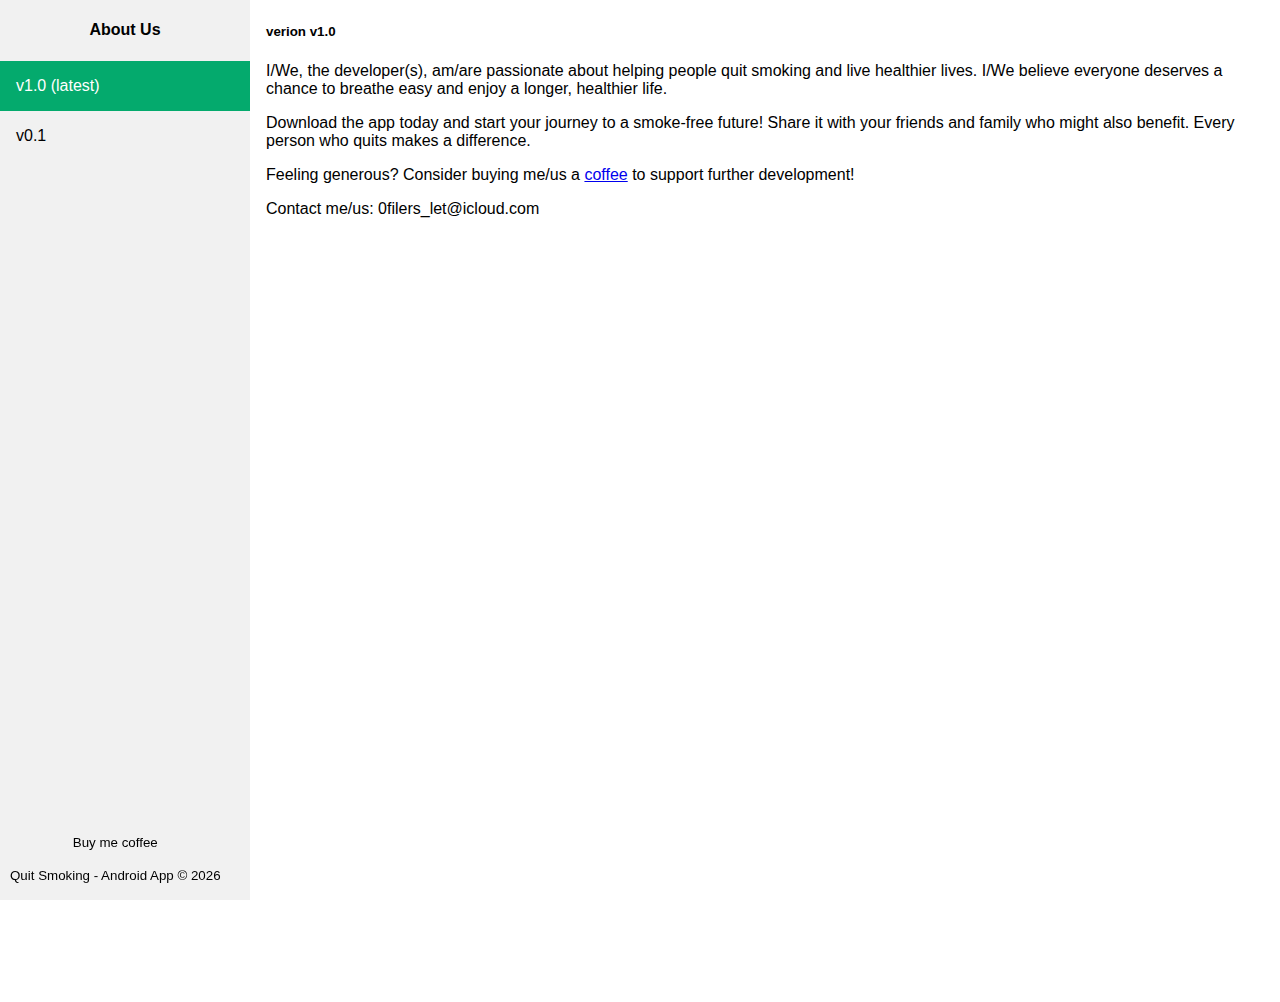
<file: smoking/about.html>
<!DOCTYPE html>
<html lang="en">

<head>
    <title></title>
    <meta charset="utf-8">
    <meta name="viewport" content="width=device-width, initial-scale=1">
    <link rel="icon" type="image/x-icon" href="assets/ic_logo-playstore.png">
    <link rel="stylesheet" href="assets/style.css">
</head>

<body>

    <div class="sidebar">
        <h4 style="text-align: center;" id="page-name"></h4>
        <div id="versionList"></div>
        <p class="footer"><small class="donation" id="donation"></small><small id="page-copyright-text"></small></p>
    </div>

    <div class="content">
        <h4><small id="page-version-name"></small></h4>

        <!-- content ++ -->
 
        <p>I/We, the developer(s), am/are passionate about helping people quit smoking and live healthier lives. I/We believe everyone deserves a chance to breathe easy and enjoy a longer, healthier life.</p>
        <p>Download the app today and start your journey to a smoke-free future! Share it with your friends and family who might also benefit. Every person who quits makes a difference.</p>
        <p>Feeling generous? Consider buying me/us a <a href="https://www.buymeacoffee.com/iGobinda">coffee</a> to support further development!</p>
        <p>Contact me/us: 0filers_let@icloud.com</p>

        <!-- content -- -->

    </div>

    <script src="assets/main.js"></script>

    <script>
        let pageTitle = 'Quit Smoking - Android App';
        let pageName = 'About Us';
        let thisPolicyCreationURL = '2024';
        let isLatest = true;
        let selfVersion = 'v1.0';
        let fileName = 'about';

        const pageJS = new LoadJs(pageTitle, pageName, thisPolicyCreationURL, isLatest, selfVersion, fileName);
        pageJS.load();
    </script>
</body>

</html>
</file>
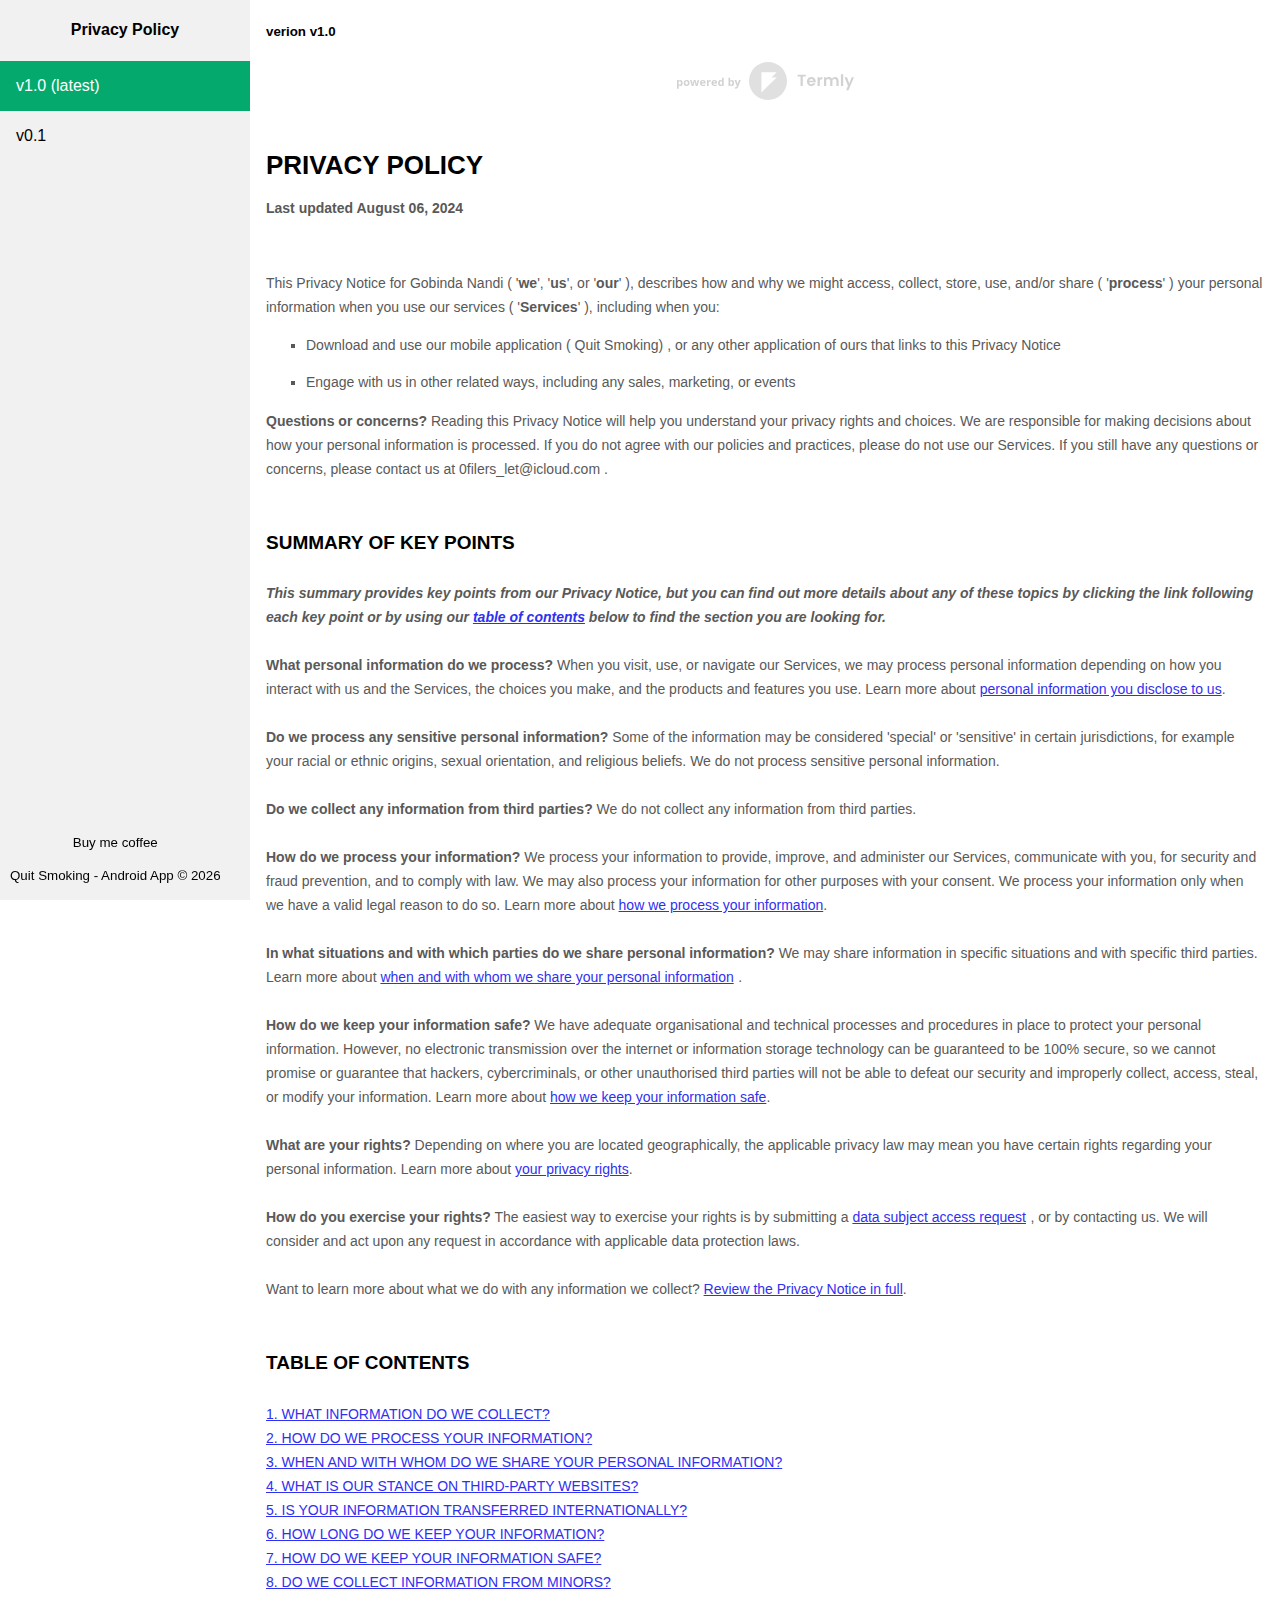
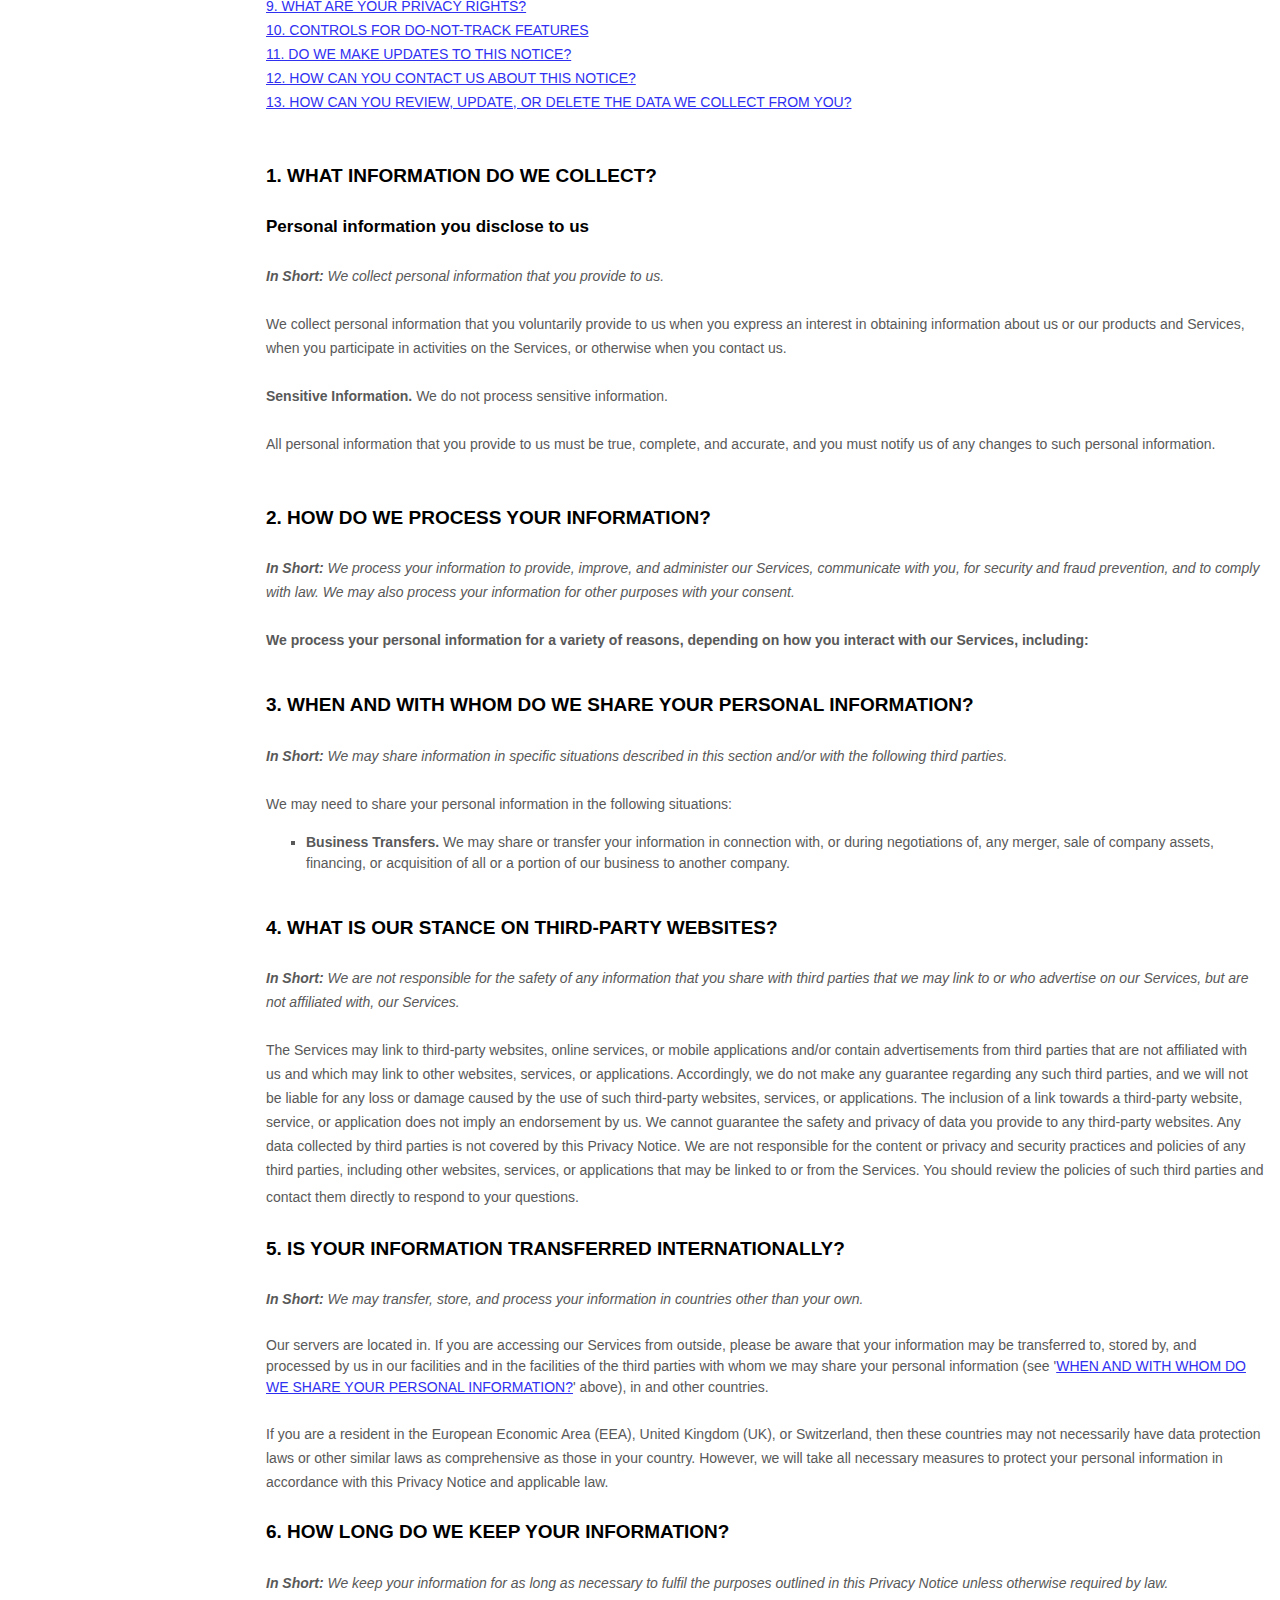
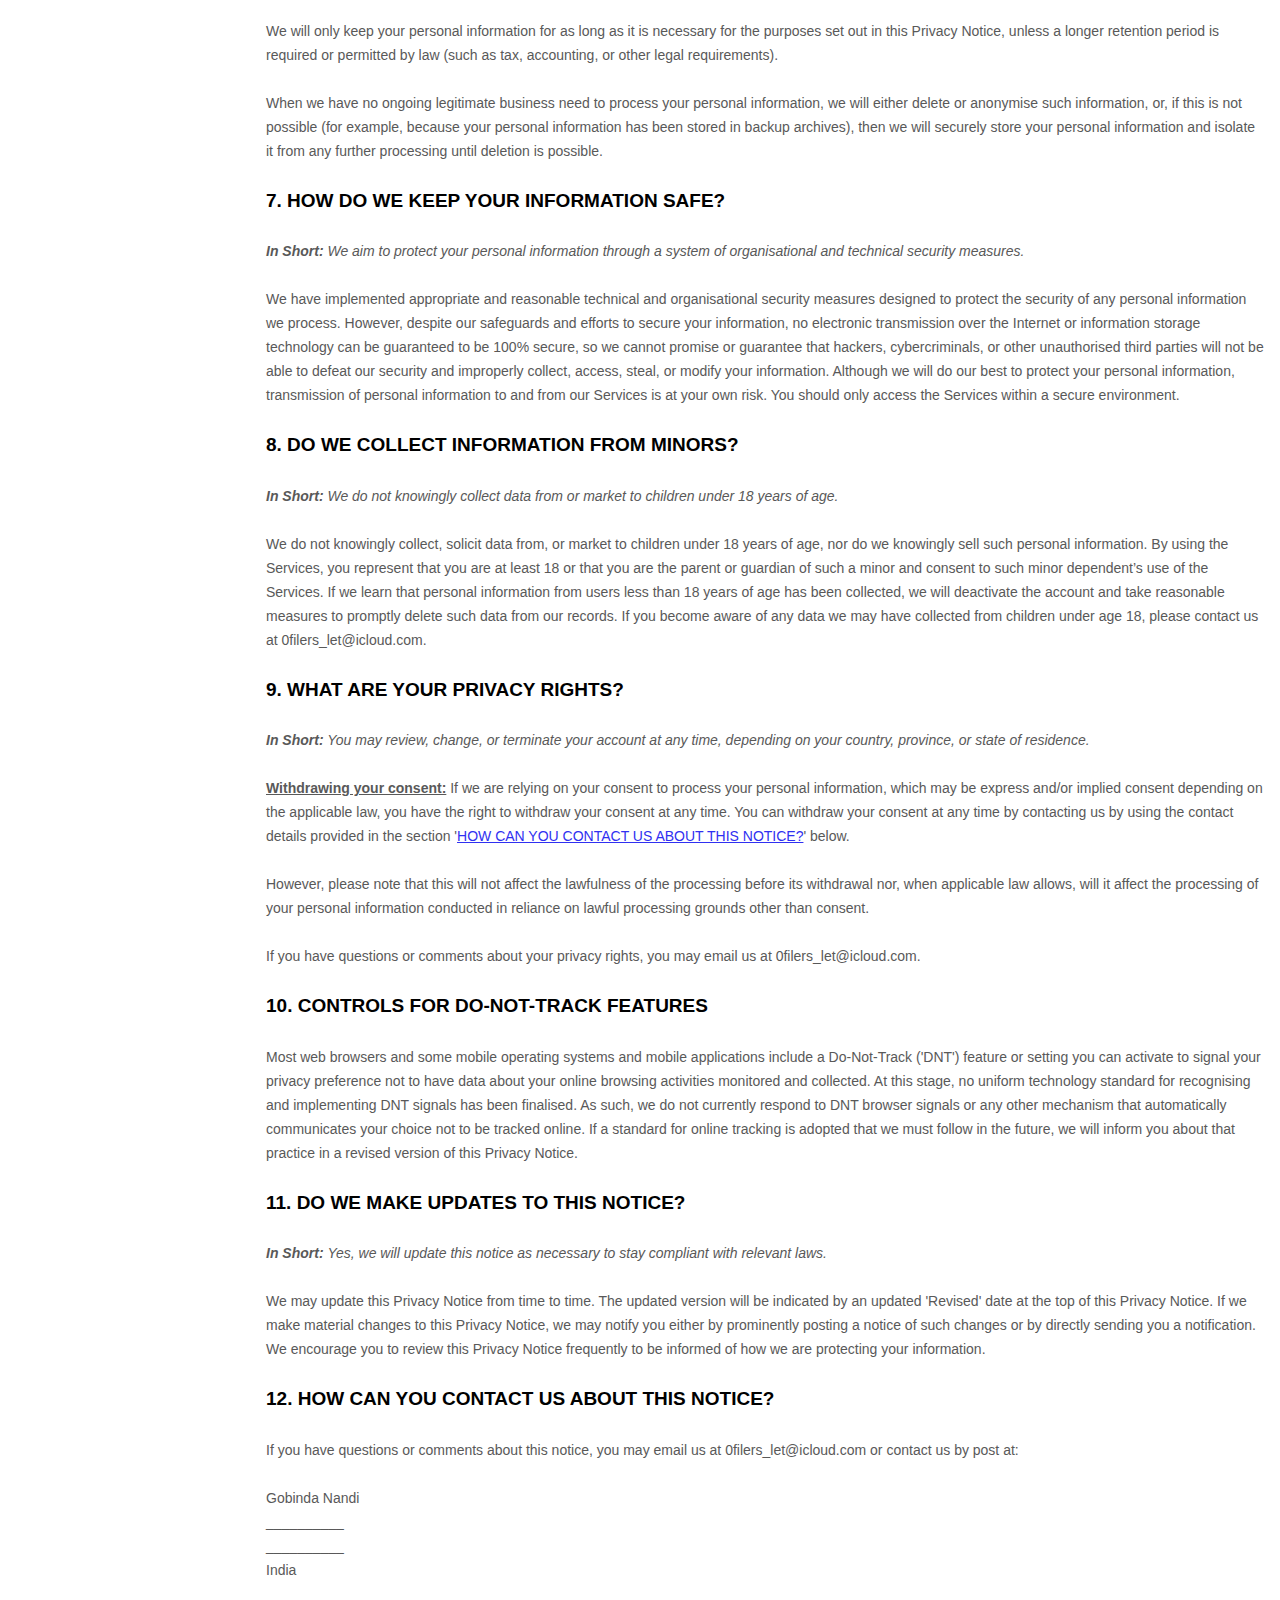
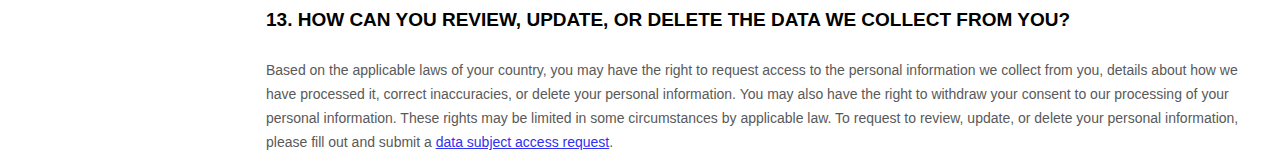
<file: smoking/policy.html>
<!DOCTYPE html>
<html lang="en">

<head>
    <title></title>
    <meta charset="utf-8">
    <meta name="viewport" content="width=device-width, initial-scale=1">
    <link rel="icon" type="image/x-icon" href="assets/ic_logo-playstore.png">
    <link rel="stylesheet" href="assets/style.css">
</head>

<body>

    <div class="sidebar">
        <h4 style="text-align: center;" id="page-name"></h4>
        <div id="versionList"></div>
        <p class="footer"><small class="donation" id="donation"></small><small id="page-copyright-text"></small></p>
    </div>

    <div class="content">
        <h4><small id="page-version-name"></small></h4>

        <!-- content ++ -->

        <style>
            [data-custom-class='body'], [data-custom-class='body'] * {
            background: transparent !important;
            }
            [data-custom-class='title'], [data-custom-class='title'] * {
            font-family: Arial !important;
            font-size: 26px !important;
            color: #000000 !important;
            }
            [data-custom-class='subtitle'], [data-custom-class='subtitle'] * {
            font-family: Arial !important;
            color: #595959 !important;
            font-size: 14px !important;
            }
            [data-custom-class='heading_1'], [data-custom-class='heading_1'] * {
            font-family: Arial !important;
            font-size: 19px !important;
            color: #000000 !important;
            }
            [data-custom-class='heading_2'], [data-custom-class='heading_2'] * {
            font-family: Arial !important;
            font-size: 17px !important;
            color: #000000 !important;
            }
            [data-custom-class='body_text'], [data-custom-class='body_text'] * {
            color: #595959 !important;
            font-size: 14px !important;
            font-family: Arial !important;
            }
            [data-custom-class='link'], [data-custom-class='link'] * {
            color: #3030F1 !important;
            font-size: 14px !important;
            font-family: Arial !important;
            word-break: break-word !important;
            }
        </style>
        <span style="display: block;margin: 0 auto 3.125rem;width: 11.125rem;height: 2.375rem;background: url([data-uri]) center no-repeat;"></span>
        <div data-custom-class="body">
        <div>
            <strong>
                <span style="font-size: 26px;">
                    <span data-custom-class="title">
                        <bdt class="block-component"></bdt>
                        <bdt class="question">PRIVACY POLICY</bdt>
                        <bdt class="statement-end-if-in-editor"></bdt>
                    </span>
                </span>
            </strong>
        </div>
        <div><br></div>
        <div>
            <span style="color: rgb(127, 127, 127);">
                <strong>
                    <span style="font-size: 15px;">
                        <span data-custom-class="subtitle">
                            Last updated 
                            <bdt class="question">August 06, 2024</bdt>
                        </span>
                    </span>
                </strong>
            </span>
        </div>
        <div><br></div>
        <div><br></div>
        <div><br></div>
        <div style="line-height: 1.5;">
        <span style="color: rgb(127, 127, 127);">
            <span style="color: rgb(89, 89, 89); font-size: 15px;">
                <span data-custom-class="body_text">
                    This Privacy Notice for 
                    <bdt class="question">
                        Gobinda Nandi
                        <bdt class="block-component"></bdt>
                    </bdt>
                    (
                    <bdt class="block-component"></bdt>
                    '<strong>we</strong>', '<strong>us</strong>', or '<strong>our</strong>'
                    <bdt class="else-block"></bdt>
                </span>
                <span data-custom-class="body_text">
                    ), describes how and why we might access, collect, store, use, and/or share (
                    <bdt class="block-component"></bdt>
                    '<strong>process</strong>'
                    <bdt class="else-block"></bdt>
                    ) your personal information when you use our services (
                    <bdt class="block-component"></bdt>
                    '<strong>Services</strong>'
                    <bdt class="else-block"></bdt>
                    ), including when you:
                </span>
            </span>
        </span>
        <span style="font-size: 15px;">
            <span style="color: rgb(127, 127, 127);">
                <span data-custom-class="body_text">
                    <span style="color: rgb(89, 89, 89);">
                        <span data-custom-class="body_text">
                            <bdt class="block-component"></bdt>
                        </span>
                    </span>
                </span>
            </span>
        </span>
        </span></span></span></li></ul>
        <div>
            <bdt class="block-component">
                <span style="font-size: 15px;">
                    <span style="font-size: 15px;">
                        <span style="color: rgb(127, 127, 127);">
                            <span data-custom-class="body_text">
                                <span style="color: rgb(89, 89, 89);">
                                    <span data-custom-class="body_text">
                                        <bdt class="block-component"></bdt>
                                    </span>
                                </span>
                            </span>
                        </span>
                    </span>
                </span>
            </bdt>
        </div>
        <ul>
            <li data-custom-class="body_text" style="line-height: 1.5;">
                <span style="font-size: 15px; color: rgb(89, 89, 89);">
                    <span style="font-size: 15px; color: rgb(89, 89, 89);">
                        <span data-custom-class="body_text">
                            Download and use
                            <bdt class="block-component"></bdt>
                            our mobile application
                            <bdt class="block-component"></bdt>
                            (
                            <bdt class="question">
                                Quit Smoking)
                                <span style="font-size: 15px; color: rgb(89, 89, 89);">
                                    <span style="font-size: 15px; color: rgb(89, 89, 89);">
                                        <span data-custom-class="body_text">
                                            <span style="font-size: 15px;">
                                                <span style="color: rgb(89, 89, 89);">
                                                    <span data-custom-class="body_text">
                                                        <span style="font-size: 15px;">
                                                            <span style="color: rgb(89, 89, 89);">
                                                                <bdt class="statement-end-if-in-editor">,</bdt>
                                                            </span>
                                                        </span>
                                                    </span>
                                                </span>
                                            </span>
                                        </span>
                                    </span>
                                </span>
                            </bdt>
                        </span>
                        <span data-custom-class="body_text">
                            <span style="font-size: 15px;">
                                <span style="color: rgb(89, 89, 89);">
                                    <span data-custom-class="body_text">
                                        <span style="font-size: 15px;">
                                            <span style="color: rgb(89, 89, 89);">
                                                <bdt class="statement-end-if-in-editor">
                                                    <bdt class="block-component"> or any other application of ours that links to this Privacy Notice</bdt>
                                                </bdt>
                                            </span>
                                        </span>
                                    </span>
                                </span>
                            </span>
                        </span>
                    </span>
                </span>
            </li>
        </ul>
        <div style="line-height: 1.5;">
        <bdt class="block-component"><span style="font-size: 15px;"></span></bdt>
        </li></ul>
        <div style="line-height: 1.5;">
            <span style="font-size: 15px;">
                <span style="color: rgb(127, 127, 127);">
                    <span data-custom-class="body_text">
                        <span style="color: rgb(89, 89, 89);">
                            <span data-custom-class="body_text">
                                <bdt class="block-component"></bdt>
                            </span>
                        </span>
                    </span>
                </span>
            </span>
        </div>
        <ul>
            <li data-custom-class="body_text" style="line-height: 1.5;">
                <span style="font-size: 15px; color: rgb(89, 89, 89);">
                    <span style="font-size: 15px; color: rgb(89, 89, 89);">
                        <span data-custom-class="body_text">
                            Engage with us in other related ways, including any sales, marketing, or events
                            <span style="font-size: 15px;">
                                <span style="color: rgb(89, 89, 89);">
                                    <span data-custom-class="body_text">
                                        <span style="font-size: 15px;">
                                            <span style="color: rgb(89, 89, 89);">
                                                <bdt class="statement-end-if-in-editor"></bdt>
                                            </span>
                                        </span>
                                    </span>
                                </span>
                            </span>
                        </span>
                    </span>
                </span>
            </li>
        </ul>
        <div style="line-height: 1.5;">
            <span style="font-size: 15px;">
                <span style="color: rgb(127, 127, 127);">
                    <span data-custom-class="body_text">
                        <strong>Questions or concerns? </strong>Reading this Privacy Notice will help you understand your privacy rights and choices. We are responsible for making decisions about how your personal information is processed. If you do not agree with our policies and practices, please do not use our Services.
                        <bdt class="block-component"></bdt>
                        If you still have any questions or concerns, please contact us at 
                        <bdt class="question">0filers_let@icloud.com</bdt>
                        .
                    </span>
                </span>
            </span>
        </div>
        <div style="line-height: 1.5;"><br></div>
        <div style="line-height: 1.5;"><br></div>
        <div style="line-height: 1.5;"><strong><span style="font-size: 15px;"><span data-custom-class="heading_1">SUMMARY OF KEY POINTS</span></span></strong></div>
        <div style="line-height: 1.5;"><br></div>
        <div style="line-height: 1.5;"><span style="font-size: 15px;"><span data-custom-class="body_text"><strong><em>This summary provides key points from our Privacy Notice, but you can find out more details about any of these topics by clicking the link following each key point or by using our </em></strong></span></span><a data-custom-class="link" href="#toc"><span style="color: rgb(0, 58, 250); font-size: 15px;"><span data-custom-class="body_text"><strong><em>table of contents</em></strong></span></span></a><span style="font-size: 15px;"><span data-custom-class="body_text"><strong><em> below to find the section you are looking for.</em></strong></span></span></div>
        <div style="line-height: 1.5;"><br></div>
        <div style="line-height: 1.5;"><span style="font-size: 15px;"><span data-custom-class="body_text"><strong>What personal information do we process?</strong> When you visit, use, or navigate our Services, we may process personal information depending on how you interact with us and the Services, the choices you make, and the products and features you use. Learn more about </span></span><a data-custom-class="link" href="#personalinfo"><span style="color: rgb(0, 58, 250); font-size: 15px;"><span data-custom-class="body_text">personal information you disclose to us</span></span></a><span data-custom-class="body_text">.</span></div>
        <div style="line-height: 1.5;"><br></div>
        <div style="line-height: 1.5;">
            <span style="font-size: 15px;">
                <span data-custom-class="body_text">
                    <strong>Do we process any sensitive personal information? </strong>Some of the information may be considered 
                    <bdt class="block-component"></bdt>
                    'special' or 'sensitive'
                    <bdt class="else-block"></bdt>
                    in certain jurisdictions, for example your racial or ethnic origins, sexual orientation, and religious beliefs. 
                    <bdt class="block-component"></bdt>
                    We do not process sensitive personal information.
                    <bdt class="else-block"></bdt>
                </span>
            </span>
        </div>
        <div style="line-height: 1.5;"><br></div>
        <div style="line-height: 1.5;">
            <span style="font-size: 15px;">
                <span data-custom-class="body_text">
                    <strong>Do we collect any information from third parties?</strong> 
                    <bdt class="block-component"></bdt>
                    We do not collect any information from third parties.
                    <bdt class="else-block"></bdt>
                </span>
            </span>
        </div>
        <div style="line-height: 1.5;"><br></div>
        <div style="line-height: 1.5;"><span style="font-size: 15px;"><span data-custom-class="body_text"><strong>How do we process your information?</strong> We process your information to provide, improve, and administer our Services, communicate with you, for security and fraud prevention, and to comply with law. We may also process your information for other purposes with your consent. We process your information only when we have a valid legal reason to do so. Learn more about </span></span><a data-custom-class="link" href="#infouse"><span style="color: rgb(0, 58, 250); font-size: 15px;"><span data-custom-class="body_text">how we process your information</span></span></a><span data-custom-class="body_text">.</span></div>
        <div style="line-height: 1.5;"><br></div>
        <div style="line-height: 1.5;">
            <span style="font-size: 15px;">
                <span data-custom-class="body_text">
                    <strong>
                        In what situations and with which 
                        <bdt class="block-component"></bdt>
                        parties do we share personal information?
                    </strong>
                    We may share information in specific situations and with specific 
                    <bdt class="block-component"></bdt>
                    third parties. Learn more about 
                </span>
            </span>
            <a data-custom-class="link" href="#whoshare"><span style="color: rgb(0, 58, 250); font-size: 15px;"><span data-custom-class="body_text">when and with whom we share your personal information</span></span></a>
            <span style="font-size: 15px;">
                <span data-custom-class="body_text">
                    .
                    <bdt class="block-component"></bdt>
                </span>
            </span>
        </div>
        <div style="line-height: 1.5;"><br></div>
        <div style="line-height: 1.5;">
            <span style="font-size: 15px;">
                <span data-custom-class="body_text">
                    <strong>How do we keep your information safe?</strong> We have adequate 
                    <bdt class="block-component"></bdt>
                    organisational
                    <bdt class="else-block"></bdt>
                    and technical processes and procedures in place to protect your personal information. However, no electronic transmission over the internet or information storage technology can be guaranteed to be 100% secure, so we cannot promise or guarantee that hackers, cybercriminals, or other 
                    <bdt class="block-component"></bdt>
                    unauthorised
                    <bdt class="else-block"></bdt>
                    third parties will not be able to defeat our security and improperly collect, access, steal, or modify your information. Learn more about 
                </span>
            </span>
            <a data-custom-class="link" href="#infosafe"><span style="color: rgb(0, 58, 250); font-size: 15px;"><span data-custom-class="body_text">how we keep your information safe</span></span></a><span data-custom-class="body_text">.</span>
            <span style="font-size: 15px;">
                <span data-custom-class="body_text">
                    <bdt class="statement-end-if-in-editor"></bdt>
                </span>
            </span>
        </div>
        <div style="line-height: 1.5;"><br></div>
        <div style="line-height: 1.5;"><span style="font-size: 15px;"><span data-custom-class="body_text"><strong>What are your rights?</strong> Depending on where you are located geographically, the applicable privacy law may mean you have certain rights regarding your personal information. Learn more about </span></span><a data-custom-class="link" href="#privacyrights"><span style="color: rgb(0, 58, 250); font-size: 15px;"><span data-custom-class="body_text">your privacy rights</span></span></a><span data-custom-class="body_text">.</span></div>
        <div style="line-height: 1.5;"><br></div>
        <div style="line-height: 1.5;">
            <span style="font-size: 15px;">
                <span data-custom-class="body_text">
                    <strong>How do you exercise your rights?</strong> The easiest way to exercise your rights is by 
                    <bdt class="block-component">submitting a </bdt>
                </span>
            </span>
            <a data-custom-class="link" href="https://app.termly.io/notify/70386bf9-8198-47c7-b31b-636f1b9643b3" rel="noopener noreferrer" target="_blank"><span style="color: rgb(0, 58, 250); font-size: 15px;"><span data-custom-class="body_text">data subject access request</span></span></a>
            <span style="font-size: 15px;">
                <span data-custom-class="body_text">
                    <bdt class="block-component"></bdt>
                    , or by contacting us. We will consider and act upon any request in accordance with applicable data protection laws.
                </span>
            </span>
        </div>
        <div style="line-height: 1.5;"><br></div>
        <div style="line-height: 1.5;"><span style="font-size: 15px;"><span data-custom-class="body_text">Want to learn more about what we do with any information we collect? </span></span><a data-custom-class="link" href="#toc"><span style="color: rgb(0, 58, 250); font-size: 15px;"><span data-custom-class="body_text">Review the Privacy Notice in full</span></span></a><span style="font-size: 15px;"><span data-custom-class="body_text">.</span></span></div>
        <div style="line-height: 1.5;"><br></div>
        <div style="line-height: 1.5;"><br></div>
        <div id="toc" style="line-height: 1.5;"><span style="font-size: 15px;"><span style="color: rgb(127, 127, 127);"><span style="color: rgb(0, 0, 0);"><strong><span data-custom-class="heading_1">TABLE OF CONTENTS</span></strong></span></span></span></div>
        <div style="line-height: 1.5;"><br></div>
        <div style="line-height: 1.5;"><span style="font-size: 15px;"><a data-custom-class="link" href="#infocollect"><span style="color: rgb(0, 58, 250);">1. WHAT INFORMATION DO WE COLLECT?</span></a></span></div>
        <div style="line-height: 1.5;">
            <span style="font-size: 15px;">
                <a data-custom-class="link" href="#infouse">
                    <span style="color: rgb(0, 58, 250);">
                        2. HOW DO WE PROCESS YOUR INFORMATION?
                        <bdt class="block-component"></bdt>
                    </span>
                </a>
            </span>
        </div>
        <div style="line-height: 1.5;">
            <span style="font-size: 15px;">
                <span style="color: rgb(0, 58, 250);"><a data-custom-class="link" href="#whoshare">3. WHEN AND WITH WHOM DO WE SHARE YOUR PERSONAL INFORMATION?</a></span>
                <span data-custom-class="body_text">
                    <bdt class="block-component"></bdt>
                </span>
            </span>
        </div>
        <div style="line-height: 1.5;">
            <span style="color: rgb(0, 58, 250); font-size: 15px;">
                <a data-custom-class="link" href="#3pwebsites">
                    4. WHAT IS OUR STANCE ON THIRD-PARTY WEBSITES?
                    <bdt class="statement-end-if-in-editor"></bdt>
                </a>
                <span style="color: rgb(127, 127, 127);">
                    <span style="color: rgb(89, 89, 89);">
                        <span data-custom-class="body_text">
                            <span style="color: rgb(89, 89, 89);">
                                <bdt class="block-component"></bdt>
                            </span>
                        </span>
                    </span>
                </span>
                <bdt class="block-component"></bdt>
            </span>
        </div>
        <div style="line-height: 1.5;">
            <span style="font-size: 15px;">
                <span style="color: rgb(127, 127, 127);">
                    <span style="color: rgb(89, 89, 89);">
                        <span data-custom-class="body_text">
                            <span style="color: rgb(89, 89, 89);">
                                <span style="color: rgb(89, 89, 89);">
                                    <span style="color: rgb(89, 89, 89);">
                                        <bdt class="block-component"></bdt>
                                    </span>
                                </span>
                                <bdt class="block-component"></bdt>
                            </span>
                        </span>
                    </span>
                </span>
            </span>
        </div>
        <div style="line-height: 1.5;">
            <span style="font-size: 15px;">
                <a data-custom-class="link" href="#intltransfers"><span style="color: rgb(0, 58, 250);">5. IS YOUR INFORMATION TRANSFERRED INTERNATIONALLY?</span></a>
                <span style="color: rgb(127, 127, 127);">
                    <span style="color: rgb(89, 89, 89);">
                        <span data-custom-class="body_text">
                            <span style="color: rgb(89, 89, 89);">
                                <bdt class="statement-end-if-in-editor"></bdt>
                            </span>
                        </span>
                    </span>
                </span>
            </span>
        </div>
        <div style="line-height: 1.5;">
            <span style="font-size: 15px;">
                <a data-custom-class="link" href="#inforetain"><span style="color: rgb(0, 58, 250);">6. HOW LONG DO WE KEEP YOUR INFORMATION?</span></a>
                <span style="color: rgb(127, 127, 127);">
                    <span style="color: rgb(89, 89, 89);">
                        <span data-custom-class="body_text">
                            <span style="color: rgb(89, 89, 89);">
                                <span style="color: rgb(89, 89, 89);">
                                    <bdt class="block-component"></bdt>
                                </span>
                            </span>
                        </span>
                    </span>
                </span>
            </span>
        </div>
        <div style="line-height: 1.5;">
            <span style="font-size: 15px;">
                <a data-custom-class="link" href="#infosafe"><span style="color: rgb(0, 58, 250);">7. HOW DO WE KEEP YOUR INFORMATION SAFE?</span></a>
                <span style="color: rgb(127, 127, 127);">
                    <span style="color: rgb(89, 89, 89);">
                        <span data-custom-class="body_text">
                            <span style="color: rgb(89, 89, 89);">
                                <bdt class="statement-end-if-in-editor"></bdt>
                                <bdt class="block-component"></bdt>
                            </span>
                        </span>
                    </span>
                </span>
            </span>
        </div>
        <div style="line-height: 1.5;">
            <span style="font-size: 15px;">
                <a data-custom-class="link" href="#infominors"><span style="color: rgb(0, 58, 250);">8. DO WE COLLECT INFORMATION FROM MINORS?</span></a>
                <span style="color: rgb(127, 127, 127);">
                    <span style="color: rgb(89, 89, 89);">
                        <span data-custom-class="body_text">
                            <span style="color: rgb(89, 89, 89);">
                                <bdt class="statement-end-if-in-editor"></bdt>
                            </span>
                        </span>
                    </span>
                </span>
            </span>
        </div>
        <div style="line-height: 1.5;"><span style="font-size: 15px;"><span style="color: rgb(0, 58, 250);"><a data-custom-class="link" href="#privacyrights">9. WHAT ARE YOUR PRIVACY RIGHTS?</a></span></span></div>
        <div style="line-height: 1.5;">
            <span style="font-size: 15px;">
                <a data-custom-class="link" href="#DNT">
                    <span style="color: rgb(0, 58, 250);">
                        10. CONTROLS FOR DO-NOT-TRACK FEATURES
                        <bdt class="block-component">
                    </span>
                    <bdt class="block-component"><span style="font-size: 15px;"><span data-custom-class="body_text"></span></bdt></span>
        </div>
        <div style="line-height: 1.5;"><bdt class="block-component"><span style="font-size: 15px;"></bdt><bdt class="block-component"></bdt><bdt class="block-component"></bdt><bdt class="block-component"></bdt><bdt class="block-component"></bdt><bdt class="block-component"></bdt><bdt class="block-component"></bdt><bdt class="block-component"></bdt><bdt class="block-component"></bdt><bdt class="block-component"></span></bdt></div><div style="line-height: 1.5;"><span style="font-size: 15px;"><a data-custom-class="link" href="#policyupdates"><span style="color: rgb(0, 58, 250);">11. DO WE MAKE UPDATES TO THIS NOTICE?</span></a></span></div><div style="line-height: 1.5;"><a data-custom-class="link" href="#contact"><span style="color: rgb(0, 58, 250); font-size: 15px;">12. HOW CAN YOU CONTACT US ABOUT THIS NOTICE?</span></a></div><div style="line-height: 1.5;"><a data-custom-class="link" href="#request"><span style="color: rgb(0, 58, 250);">13. HOW CAN YOU REVIEW, UPDATE, OR DELETE THE DATA WE COLLECT FROM YOU?</span></a></div><div style="line-height: 1.5;"><br></div><div style="line-height: 1.5;"><br></div><div id="infocollect" style="line-height: 1.5;"><span style="color: rgb(0, 0, 0);"><span style="color: rgb(0, 0, 0); font-size: 15px;"><span style="font-size: 15px; color: rgb(0, 0, 0);"><span style="font-size: 15px; color: rgb(0, 0, 0);"><span id="control" style="color: rgb(0, 0, 0);"><strong><span data-custom-class="heading_1">1. WHAT INFORMATION DO WE COLLECT?</span></strong></span></span></span></span></span></div><div style="line-height: 1.5;"><br></div><div id="personalinfo" style="line-height: 1.5;"><span data-custom-class="heading_2" style="color: rgb(0, 0, 0);"><span style="font-size: 15px;"><strong>Personal information you disclose to us</strong></span></span></div><div><div><br></div><div style="line-height: 1.5;"><span style="color: rgb(127, 127, 127);"><span style="color: rgb(89, 89, 89); font-size: 15px;"><span data-custom-class="body_text"><span style="font-size: 15px; color: rgb(89, 89, 89);"><span style="font-size: 15px; color: rgb(89, 89, 89);"><span data-custom-class="body_text"><strong><em>In Short:</em></strong></span></span></span></span><span data-custom-class="body_text"><span style="font-size: 15px; color: rgb(89, 89, 89);"><span style="font-size: 15px; color: rgb(89, 89, 89);"><span data-custom-class="body_text"><strong><em> </em></strong><em>We collect personal information that you provide to us.</em></span></span></span></span></span></span></div></div><div style="line-height: 1.5;"><br></div><div style="line-height: 1.5;"><span style="font-size: 15px; color: rgb(89, 89, 89);"><span style="font-size: 15px; color: rgb(89, 89, 89);"><span data-custom-class="body_text">We collect personal information that you voluntarily provide to us when you <span style="font-size: 15px;"><bdt class="block-component"></bdt></span></span><span data-custom-class="body_text">express an interest in obtaining information about us or our products and Services, when you participate in activities on the Services, or otherwise when you contact us.</span></span></span></span></div><div style="line-height: 1.5;"><br></div><div style="line-height: 1.5;"><span style="font-size: 15px; color: rgb(89, 89, 89);"><span style="font-size: 15px; color: rgb(89, 89, 89);"><span data-custom-class="body_text"><span style="font-size: 15px;"><bdt class="block-component"></bdt></span></span></span></span></span></div><div id="sensitiveinfo" style="line-height: 1.5;"><span style="font-size: 15px;"><span data-custom-class="body_text"><strong>Sensitive Information.</strong> <bdt class="block-component"></bdt>We do not process sensitive information.</span></span></div><div style="line-height: 1.5;"><br></div><div style="line-height: 1.5;"><span style="font-size: 15px;"><span data-custom-class="body_text"><bdt class="else-block"></bdt></span></span><span style="font-size: 15px; color: rgb(89, 89, 89);"><span style="font-size: 15px; color: rgb(89, 89, 89);"><span data-custom-class="body_text"><span style="font-size: 15px;"><span data-custom-class="body_text"><bdt class="block-component"><bdt class="block-component"></bdt></bdt></span></span></span></span><bdt class="block-component"><bdt class="block-component"></span></span></bdt></div><div style="line-height: 1.5;"><span style="font-size: 15px; color: rgb(89, 89, 89);"><span style="font-size: 15px; color: rgb(89, 89, 89);"><span data-custom-class="body_text">All personal information that you provide to us must be true, complete, and accurate, and you must notify us of any changes to such personal information.</span></span></span></div><div style="line-height: 1.5;"><br></div><div style="line-height: 1.5;"><span style="font-size: 15px; color: rgb(89, 89, 89);"><span style="font-size: 15px; color: rgb(89, 89, 89);"><span data-custom-class="body_text"><bdt class="block-component"></bdt></bdt></span></span></span><bdt class="block-component"><span style="font-size: 15px;"></span></bdt><span style="font-size: 15px; color: rgb(89, 89, 89);"><span style="font-size: 15px; color: rgb(89, 89, 89);"><span data-custom-class="body_text"><span style="color: rgb(89, 89, 89); font-size: 15px;"><span data-custom-class="body_text"><span style="color: rgb(89, 89, 89); font-size: 15px;"><span data-custom-class="body_text"><bdt class="statement-end-if-in-editor"><bdt class="block-component"></bdt></bdt></span></span></span></span></bdt></span></span></span></span></span></span></span></span><span style="font-size: 15px;"><span data-custom-class="body_text"><bdt class="block-component"></bdt></span></span></div>
        <div style="line-height: 1.5;"><br></div>
        <div id="infouse" style="line-height: 1.5;"><span style="color: rgb(127, 127, 127);"><span style="color: rgb(89, 89, 89); font-size: 15px;"><span style="font-size: 15px; color: rgb(89, 89, 89);"><span style="font-size: 15px; color: rgb(89, 89, 89);"><span id="control" style="color: rgb(0, 0, 0);"><strong><span data-custom-class="heading_1">2. HOW DO WE PROCESS YOUR INFORMATION?</span></strong></span></span></span></span></span></div>
        <div>
            <div style="line-height: 1.5;"><br></div>
            <div style="line-height: 1.5;"><span style="color: rgb(127, 127, 127);"><span style="color: rgb(89, 89, 89); font-size: 15px;"><span data-custom-class="body_text"><span style="font-size: 15px; color: rgb(89, 89, 89);"><span style="font-size: 15px; color: rgb(89, 89, 89);"><span data-custom-class="body_text"><strong><em>In Short: </em></strong><em>We process your information to provide, improve, and administer our Services, communicate with you, for security and fraud prevention, and to comply with law. We may also process your information for other purposes with your consent.</em></span></span></span></span></span></span></div>
        </div>
        <div style="line-height: 1.5;"><br></div>
        <div style="line-height: 1.5;">
        <span style="font-size: 15px; color: rgb(89, 89, 89);">
            <span style="font-size: 15px; color: rgb(89, 89, 89);">
                <span data-custom-class="body_text">
                    <strong>We process your personal information for a variety of reasons, depending on how you interact with our Services, including:</strong>
                    <bdt class="block-component"></bdt>
                </span>
            </span>
        </span>
        </span></span></span></span></span></span></span></span></span></li></ul>
        <div style="line-height: 1.5;">
        <span style="font-size: 15px; color: rgb(89, 89, 89);">
            <span style="font-size: 15px; color: rgb(89, 89, 89);">
                <span data-custom-class="body_text">
                    <bdt class="block-component"></bdt>
                </span>
            </span>
        </span>
        </span></span></span></span></span></span></span></span></span></span></span></span></li></ul>
        <div style="line-height: 1.5;">
        <span style="font-size: 15px; color: rgb(89, 89, 89);">
            <span style="font-size: 15px; color: rgb(89, 89, 89);">
                <span data-custom-class="body_text">
                    <bdt class="block-component"></bdt>
                </span>
            </span>
        </span>
        </span></span></span></span></span></span></span></span></span></span></span></span></span></span></span></span></span></span></li></ul>
        <div style="line-height: 1.5;">
        <span style="font-size: 15px; color: rgb(89, 89, 89);">
            <span style="font-size: 15px; color: rgb(89, 89, 89);">
                <span data-custom-class="body_text">
                    <bdt class="block-component"></bdt>
                </span>
            </span>
        </span>
        </span></span></span></span></span></span></span></span></span></li></ul>
        <div style="line-height: 1.5;">
        <span style="font-size: 15px; color: rgb(89, 89, 89);">
            <span style="font-size: 15px; color: rgb(89, 89, 89);">
                <span data-custom-class="body_text">
                    <bdt class="block-component"></bdt>
                </span>
            </span>
        </span>
        </li></ul>
        <div style="line-height: 1.5;">
        <bdt class="block-component"><span style="font-size: 15px;"></bdt>
        </span></span></span></span></span></span></li></ul>
        <div style="line-height: 1.5;">
        <bdt class="block-component"><span style="font-size: 15px;"></bdt>
        </span></span></span></span></span></span></span></span></span></li></ul>
        <div style="line-height: 1.5;">
        <bdt class="block-component"><span style="font-size: 15px;"></bdt>
        </span></span></span></span></span></span></span></span></span></span></span></span></li></ul>
        <div style="line-height: 1.5;">
        <bdt class="block-component"><span style="font-size: 15px;"><span data-custom-class="body_text"></span></span></bdt>
        </li></ul>
        <p style="font-size: 15px; line-height: 1.5;">
            <bdt class="block-component"><span style="font-size: 15px;"></bdt>
            </span></span></span></span></span></span></span></span></span></span></span></li>
        </ul>
        <p style="font-size: 15px; line-height: 1.5;">
            <bdt class="block-component"><span style="font-size: 15px;"></bdt>
            </span></span></span></span></span></span></span></span></span></span></span></li>
        </ul>
        <p style="font-size: 15px; line-height: 1.5;">
            <bdt class="block-component"></bdt>
            </span></span></span></span></span></span></span></span></span></span></span></li>
        </ul>
        <p style="font-size: 15px; line-height: 1.5;">
            <bdt class="block-component"></bdt>
            </span></span></span></span></span></span></span></span></span></span></span></li>
        </ul>
        <div style="line-height: 1.5;">
        <bdt class="block-component"><span style="font-size: 15px;"><span data-custom-class="body_text"></span></bdt>
        </span></li></ul>
        <div style="line-height: 1.5;">
        <bdt class="block-component"><span style="font-size: 15px;"></bdt>
        </span></span></span></li></ul>
        <div style="line-height: 1.5;">
        <bdt class="block-component"><span style="font-size: 15px;"></bdt>
        </span></span></span></li></ul>
        <div style="line-height: 1.5;">
        <span style="font-size: 15px;">
            <bdt class="block-component"><span data-custom-class="body_text"></bdt>
            </span>
        </span>
        </li></ul>
        <div style="line-height: 1.5;">
        <bdt class="block-component"><span style="font-size: 15px;"><span data-custom-class="body_text"></bdt>
        </span></span></li></ul>
        <div style="line-height: 1.5;">
        <bdt class="block-component"><span style="font-size: 15px;"><span data-custom-class="body_text"></span></span></bdt>
        </li></ul>
        <div style="line-height: 1.5;">
        <bdt class="block-component"><span style="font-size: 15px;"><span data-custom-class="body_text"></span></span></bdt>
        </li></ul>
        <div style="line-height: 1.5;">
        <bdt class="block-component"><span style="font-size: 15px;"><span data-custom-class="body_text"></span></span></bdt>
        </li></ul>
        <div style="line-height: 1.5;">
        <bdt class="block-component"><span style="font-size: 15px;"><span data-custom-class="body_text"></span></span></bdt>
        </li></ul>
        <div style="line-height: 1.5;">
        <bdt class="block-component"><span style="font-size: 15px;"><span data-custom-class="body_text"></span></span></bdt>
        </li></ul>
        <div style="line-height: 1.5;">
        <bdt class="block-component"><span style="font-size: 15px;"><span data-custom-class="body_text"></span></span></bdt>
        </li></ul>
        <div style="line-height: 1.5;">
        <bdt class="block-component"><span style="font-size: 15px;"><span data-custom-class="body_text"></bdt>
        </span></span></li></ul>
        <div style="line-height: 1.5;">
        <bdt class="block-component"><span style="font-size: 15px;"><span data-custom-class="body_text"></bdt>
        </span></span></li></ul>
        <div style="line-height: 1.5;">
        <bdt class="block-component"><span style="font-size: 15px;"><span data-custom-class="body_text"></bdt>
        </span></span></li></ul>
        <div style="line-height: 1.5;">
        <bdt class="block-component"><span style="font-size: 15px;"><span data-custom-class="body_text"></span></span></bdt>
        </li></ul>
        <div style="line-height: 1.5;">
            <bdt class="block-component"><span style="font-size: 15px;"><span data-custom-class="body_text"></span></span></bdt>
            <bdt class="block-component"><span style="font-size: 15px;"><span data-custom-class="body_text"></bdt>
            </span></span>
            <bdt class="block-component"><span style="font-size: 15px;"><span data-custom-class="body_text"></span></span></bdt>
            <bdt class="block-component"><span style="font-size: 15px;"><span data-custom-class="body_text"></span></span></bdt>
        </div>
        <div style="line-height: 1.5;"><br></div>
        <div id="whoshare" style="line-height: 1.5;"><span style="color: rgb(127, 127, 127);"><span style="color: rgb(89, 89, 89); font-size: 15px;"><span style="font-size: 15px; color: rgb(89, 89, 89);"><span style="font-size: 15px; color: rgb(89, 89, 89);"><span id="control" style="color: rgb(0, 0, 0);"><strong><span data-custom-class="heading_1">3. WHEN AND WITH WHOM DO WE SHARE YOUR PERSONAL INFORMATION?</span></strong></span></span></span></span></span></div>
        <div style="line-height: 1.5;"><br></div>
        <div style="line-height: 1.5;">
            <span style="font-size: 15px; color: rgb(89, 89, 89);">
                <span style="font-size: 15px; color: rgb(89, 89, 89);">
                    <span data-custom-class="body_text">
                        <strong><em>In Short:</em></strong>
                        <em>
                             We may share information in specific situations described in this section and/or with the following 
                            <bdt class="block-component"></bdt>
                            third parties.
                        </em>
                    </span>
                </span>
            </span>
        </div>
        <div style="line-height: 1.5;">
            <span style="font-size: 15px; color: rgb(89, 89, 89);">
                <span style="font-size: 15px; color: rgb(89, 89, 89);">
                    <span data-custom-class="body_text">
                        <bdt class="block-component">
                    </span>
        </div>
        <div style="line-height: 1.5;"><br></div><div style="line-height: 1.5;"><span style="font-size: 15px;"><span data-custom-class="body_text">We <bdt class="block-component"></bdt>may need to share your personal information in the following situations:</span></span></div><ul><li data-custom-class="body_text" style="line-height: 1.5;"><span style="font-size: 15px;"><span data-custom-class="body_text"><strong>Business Transfers.</strong> We may share or transfer your information in connection with, or during negotiations of, any merger, sale of company assets, financing, or acquisition of all or a portion of our business to another company.</span></span></li></ul><div style="line-height: 1.5;"><span style="font-size: 15px;"><span data-custom-class="body_text"><bdt class="block-component"></bdt></span></span></li></ul><div style="line-height: 1.5;"><span style="font-size: 15px;"><bdt class="block-component"><span data-custom-class="body_text"></span></bdt></span></li></ul><div style="line-height: 1.5;"><bdt class="block-component"><span style="font-size: 15px;"><span data-custom-class="body_text"></span></span></bdt></li></ul><div style="line-height: 1.5;"><bdt class="block-component"><span style="font-size: 15px;"><span data-custom-class="body_text"></bdt></span></span></li></ul><div style="line-height: 1.5;"><bdt class="block-component"><span style="font-size: 15px;"><span data-custom-class="body_text"></span></span></bdt><span data-custom-class="body_text"><span style="font-size: 15px;"><bdt class="block-component"></bdt></span></span><bdt class="statement-end-if-in-editor"><span style="font-size: 15px;"><span data-custom-class="body_text"></span></span></bdt></li></ul><div style="line-height: 1.5;"><bdt class="block-component"><span style="font-size: 15px;"><span data-custom-class="body_text"></span></span></bdt></div><div style="line-height: 1.5;"><br></div><div style="line-height: 1.5;"><strong><span id="3pwebsites" style="font-size: 15px;"><span data-custom-class="heading_1">4. WHAT IS OUR STANCE ON THIRD-PARTY WEBSITES?</span></span></strong></div><div style="line-height: 1.5;"><br></div><div style="line-height: 1.5;"><span style="font-size: 15px;"><span data-custom-class="body_text"><strong><em>In Short:</em></strong><em> We are not responsible for the safety of any information that you share with third parties that we may link to or who advertise on our Services, but are not affiliated with, our Services.</em></span></span></div><div style="line-height: 1.5;"><br></div><div style="line-height: 1.5;"><span style="font-size: 15px;"><span data-custom-class="body_text">The Services<bdt class="block-component"></bdt><bdt class="block-component"></bdt><bdt class="statement-end-if-in-editor"></bdt> may link to third-party websites, online services, or mobile applications and/or contain advertisements from third parties that are not affiliated with us and which may link to other websites, services, or applications. Accordingly, we do not make any guarantee regarding any such third parties, and we will not be liable for any loss or damage caused by the use of such third-party websites, services, or applications. The inclusion of a link towards a third-party website, service, or application does not imply an endorsement by us. We cannot guarantee the safety and privacy of data you provide to any third-party websites. Any data collected by third parties is not covered by this Privacy Notice. We are not responsible for the content or privacy and security practices and policies of any third parties, including other websites, services, or applications that may be linked to or from the Services. You should review the policies of such third parties and contact them directly to respond to your questions.</span></span><bdt class="statement-end-if-in-editor"><span style="font-size: 15px;"><span data-custom-class="body_text"></span></span></bdt><span style="color: rgb(89, 89, 89); font-size: 15px;"><span style="font-size: 15px;"><span style="color: rgb(89, 89, 89);"><span style="font-size: 15px;"><span style="color: rgb(89, 89, 89);"><bdt class="block-component"><span data-custom-class="heading_1"><bdt class="block-component"></bdt></span></span></span></span></span></span></span></span></span></span><span style="font-size: 15px;"><bdt class="block-component"></bdt></span><span style="font-size: 15px; color: rgb(89, 89, 89);"><span style="font-size: 15px; color: rgb(89, 89, 89);"><span data-custom-class="body_text"><span style="color: rgb(89, 89, 89); font-size: 15px;"><span style="color: rgb(89, 89, 89); font-size: 15px;"><span style="color: rgb(89, 89, 89); font-size: 15px;"><span style="font-size: 15px;"><span style="color: rgb(89, 89, 89);"><span style="font-size: 15px;"><span style="color: rgb(89, 89, 89);"><span data-custom-class="body_text"><bdt class="block-component"></bdt></span><bdt class="block-component"><span data-custom-class="body_text"><bdt class="block-component"></bdt></span></bdt></span></span></span></span></span></span></span></span></span></span></span></div><div style="line-height: 1.5;"><br></div><div id="intltransfers" style="line-height: 1.5;"><span style="color: rgb(127, 127, 127);"><span style="color: rgb(89, 89, 89); font-size: 15px;"><span style="font-size: 15px; color: rgb(89, 89, 89);"><span style="font-size: 15px; color: rgb(89, 89, 89);"><span id="control" style="color: rgb(0, 0, 0);"><strong><span data-custom-class="heading_1">5. IS YOUR INFORMATION TRANSFERRED INTERNATIONALLY?</span></strong></span></span></span></span></span></div><div style="line-height: 1.5;"><br></div><div style="line-height: 1.5;"><span style="font-size: 15px; color: rgb(89, 89, 89);"><span style="font-size: 15px; color: rgb(89, 89, 89);"><span data-custom-class="body_text"><strong><em>In Short: </em></strong><em>We may transfer, store, and process your information in countries other than your own.</em></span></span></span></div><div style="line-height: 1.5;"><br></div><div data-custom-class="body_text" style="line-height: 1.5;"><span style="font-size: 15px; color: rgb(89, 89, 89);"><span style="font-size: 15px; color: rgb(89, 89, 89);"><span data-custom-class="body_text">Our servers are located in<span style="font-size: 15px;"><span style="color: rgb(89, 89, 89);"><span data-custom-class="body_text"><bdt class="forloop-component"></bdt></span></span></span><span style="font-size: 15px; color: rgb(89, 89, 89);"><span style="font-size: 15px; color: rgb(89, 89, 89);"><span data-custom-class="body_text">. If you are accessing our Services from outside</span><span data-custom-class="body_text"><span style="font-size: 15px;"><span style="color: rgb(89, 89, 89);"><span data-custom-class="body_text"><bdt class="forloop-component"></bdt></span></span></span></span><span data-custom-class="body_text">, please be aware that your information may be transferred to, stored by, and processed by us in our facilities and in the facilities of the third parties with whom we may share your personal information (see <bdt class="block-component"></bdt>'<bdt class="else-block"></bdt></span></span></span><a data-custom-class="link" href="#whoshare"><span style="font-size: 15px;"><span style="color: rgb(0, 58, 250);">WHEN AND WITH WHOM DO WE SHARE YOUR PERSONAL INFORMATION?</span></span></a><span style="font-size: 15px; color: rgb(89, 89, 89);"><span style="font-size: 15px; color: rgb(89, 89, 89);"><span data-custom-class="body_text"><bdt class="block-component"></bdt>'<bdt class="else-block"></bdt> above), in</span></span></span><span style="font-size: 15px;"><span style="color: rgb(89, 89, 89);"><span data-custom-class="body_text"><bdt class="forloop-component"></bdt></span></span></span><span style="font-size: 15px; color: rgb(89, 89, 89);"><span style="font-size: 15px; color: rgb(89, 89, 89);"><span data-custom-class="body_text"> and other countries.</span></span></span></span></span></span></div><div style="line-height: 1.5;"><br></div><div style="line-height: 1.5;"><span style="font-size: 15px; color: rgb(89, 89, 89);"><span style="font-size: 15px; color: rgb(89, 89, 89);"><span data-custom-class="body_text">If you are a resident in the European Economic Area (EEA), United Kingdom (UK), or Switzerland, then these countries may not necessarily have data protection laws or other similar laws as comprehensive as those in your country. However, we will take all necessary measures to protect your personal information in accordance with this Privacy Notice and applicable law.<span style="font-size: 15px;"><span style="color: rgb(89, 89, 89);"><span data-custom-class="body_text"><bdt class="block-component"></bdt></span></span></span></span></span></span></span></span></span><span style="font-size: 15px;"><span style="color: rgb(89, 89, 89);"><span data-custom-class="body_text"><bdt class="block-component"></bdt></span></span></span></span></span><span data-custom-class="body_text"><span style="font-size: 15px;"><span style="color: rgb(89, 89, 89);"><span data-custom-class="body_text"><bdt class="block-component"></bdt></span></span></span></span></span><span style="font-size: 15px; color: rgb(89, 89, 89);"><span style="font-size: 15px; color: rgb(89, 89, 89);"><span data-custom-class="body_text"><span style="color: rgb(89, 89, 89); font-size: 15px;"><span style="color: rgb(89, 89, 89); font-size: 15px;"><span style="color: rgb(89, 89, 89); font-size: 15px;"><span style="color: rgb(89, 89, 89); font-size: 15px;"><span style="color: rgb(89, 89, 89); font-size: 15px;"><span style="font-size: 15px;"><span style="color: rgb(89, 89, 89);"><span style="font-size: 15px;"><span style="color: rgb(89, 89, 89);"><span data-custom-class="body_text"><bdt class="statement-end-if-in-editor"></bdt></span></span></span></span></span></span></span></span></span></span></span></span></span></div><div style="line-height: 1.5;"><br></div><div id="inforetain" style="line-height: 1.5;"><span style="color: rgb(127, 127, 127);"><span style="color: rgb(89, 89, 89); font-size: 15px;"><span style="font-size: 15px; color: rgb(89, 89, 89);"><span style="font-size: 15px; color: rgb(89, 89, 89);"><span id="control" style="color: rgb(0, 0, 0);"><strong><span data-custom-class="heading_1">6. HOW LONG DO WE KEEP YOUR INFORMATION?</span></strong></span></span></span></span></span></div><div style="line-height: 1.5;"><br></div><div style="line-height: 1.5;"><span style="font-size: 15px; color: rgb(89, 89, 89);"><span style="font-size: 15px; color: rgb(89, 89, 89);"><span data-custom-class="body_text"><strong><em>In Short: </em></strong><em>We keep your information for as long as necessary to <bdt class="block-component"></bdt>fulfil<bdt class="else-block"></bdt> the purposes outlined in this Privacy Notice unless otherwise required by law.</em></span></span></span></div><div style="line-height: 1.5;"><br></div><div style="line-height: 1.5;"><span style="font-size: 15px; color: rgb(89, 89, 89);"><span style="font-size: 15px; color: rgb(89, 89, 89);"><span data-custom-class="body_text">We will only keep your personal information for as long as it is necessary for the purposes set out in this Privacy Notice, unless a longer retention period is required or permitted by law (such as tax, accounting, or other legal requirements).<bdt class="block-component"></span></span></span></div><div style="line-height: 1.5;"><br></div><div style="line-height: 1.5;"><span style="font-size: 15px; color: rgb(89, 89, 89);"><span style="font-size: 15px; color: rgb(89, 89, 89);"><span data-custom-class="body_text">When we have no ongoing legitimate business need to process your personal information, we will either delete or <bdt class="block-component"></bdt>anonymise<bdt class="else-block"></bdt> such information, or, if this is not possible (for example, because your personal information has been stored in backup archives), then we will securely store your personal information and isolate it from any further processing until deletion is possible.<span style="color: rgb(89, 89, 89);"><bdt class="block-component"></bdt></span></span></span></span></div><div style="line-height: 1.5;"><br></div><div id="infosafe" style="line-height: 1.5;"><span style="color: rgb(127, 127, 127);"><span style="color: rgb(89, 89, 89); font-size: 15px;"><span style="font-size: 15px; color: rgb(89, 89, 89);"><span style="font-size: 15px; color: rgb(89, 89, 89);"><span id="control" style="color: rgb(0, 0, 0);"><strong><span data-custom-class="heading_1">7. HOW DO WE KEEP YOUR INFORMATION SAFE?</span></strong></span></span></span></span></span></div><div style="line-height: 1.5;"><br></div><div style="line-height: 1.5;"><span style="font-size: 15px; color: rgb(89, 89, 89);"><span style="font-size: 15px; color: rgb(89, 89, 89);"><span data-custom-class="body_text"><strong><em>In Short: </em></strong><em>We aim to protect your personal information through a system of <bdt class="block-component"></bdt>organisational<bdt class="else-block"></bdt> and technical security measures.</em></span></span></span></div><div style="line-height: 1.5;"><br></div><div style="line-height: 1.5;"><span style="font-size: 15px; color: rgb(89, 89, 89);"><span style="font-size: 15px; color: rgb(89, 89, 89);"><span data-custom-class="body_text">We have implemented appropriate and reasonable technical and <bdt class="block-component"></bdt>organisational<bdt class="else-block"></bdt> security measures designed to protect the security of any personal information we process. However, despite our safeguards and efforts to secure your information, no electronic transmission over the Internet or information storage technology can be guaranteed to be 100% secure, so we cannot promise or guarantee that hackers, cybercriminals, or other <bdt class="block-component"></bdt>unauthorised<bdt class="else-block"></bdt> third parties will not be able to defeat our security and improperly collect, access, steal, or modify your information. Although we will do our best to protect your personal information, transmission of personal information to and from our Services is at your own risk. You should only access the Services within a secure environment.<span style="color: rgb(89, 89, 89);"><bdt class="statement-end-if-in-editor"></bdt></span><span style="color: rgb(89, 89, 89); font-size: 15px;"><span data-custom-class="body_text"><bdt class="block-component"></bdt></span></span></span></span></span></div><div style="line-height: 1.5;"><br></div><div id="infominors" style="line-height: 1.5;"><span style="color: rgb(127, 127, 127);"><span style="color: rgb(89, 89, 89); font-size: 15px;"><span style="font-size: 15px; color: rgb(89, 89, 89);"><span style="font-size: 15px; color: rgb(89, 89, 89);"><span id="control" style="color: rgb(0, 0, 0);"><strong><span data-custom-class="heading_1">8. DO WE COLLECT INFORMATION FROM MINORS?</span></strong></span></span></span></span></span></div><div style="line-height: 1.5;"><br></div><div style="line-height: 1.5;"><span style="font-size: 15px; color: rgb(89, 89, 89);"><span style="font-size: 15px; color: rgb(89, 89, 89);"><span data-custom-class="body_text"><strong><em>In Short:</em></strong><em> We do not knowingly collect data from or market to <bdt class="block-component"></bdt>children under 18 years of age<bdt class="else-block"></bdt>.</em><bdt class="block-component"></bdt></span></span></span></div><div style="line-height: 1.5;"><br></div><div style="line-height: 1.5;"><span style="font-size: 15px; color: rgb(89, 89, 89);"><span style="font-size: 15px; color: rgb(89, 89, 89);"><span data-custom-class="body_text">We do not knowingly collect, solicit data from, or market to children under 18 years of age, nor do we knowingly sell such personal information. By using the Services, you represent that you are at least 18 or that you are the parent or guardian of such a minor and consent to such minor dependent’s use of the Services. If we learn that personal information from users less than 18 years of age has been collected, we will deactivate the account and take reasonable measures to promptly delete such data from our records. If you become aware of any data we may have collected from children under age 18, please contact us at <span style="color: rgb(89, 89, 89); font-size: 15px;"><span data-custom-class="body_text"><bdt class="block-component"></bdt><bdt class="question">0filers_let@icloud.com</bdt><bdt class="else-block"></bdt></span></span>.</span><span data-custom-class="body_text"><bdt class="else-block"><bdt class="block-component"></bdt></span></span></span></span></span></span></div><div style="line-height: 1.5;"><br></div><div id="privacyrights" style="line-height: 1.5;"><span style="color: rgb(127, 127, 127);"><span style="color: rgb(89, 89, 89); font-size: 15px;"><span style="font-size: 15px; color: rgb(89, 89, 89);"><span style="font-size: 15px; color: rgb(89, 89, 89);"><span id="control" style="color: rgb(0, 0, 0);"><strong><span data-custom-class="heading_1">9. WHAT ARE YOUR PRIVACY RIGHTS?</span></strong></span></span></span></span></span></div><div style="line-height: 1.5;"><br></div><div style="line-height: 1.5;"><span style="font-size: 15px; color: rgb(89, 89, 89);"><span style="font-size: 15px; color: rgb(89, 89, 89);"><span data-custom-class="body_text"><strong><em>In Short:</em></strong><em> <span style="color: rgb(89, 89, 89);"><span style="font-size: 15px;"><span data-custom-class="body_text"><em><bdt class="block-component"></bdt></em></span></span> </span>You may review, change, or terminate your account at any time, depending on your country, province, or state of residence.</em><span style="color: rgb(89, 89, 89);"><span style="font-size: 15px;"><bdt class="block-component"><bdt class="block-component"></span></span></span></div><div style="line-height: 1.5;"><br></div><div id="withdrawconsent" style="line-height: 1.5;"><span style="font-size: 15px; color: rgb(89, 89, 89);"><span style="font-size: 15px; color: rgb(89, 89, 89);"><span data-custom-class="body_text"><strong><u>Withdrawing your consent:</u></strong> If we are relying on your consent to process your personal information,<bdt class="block-component"></bdt> which may be express and/or implied consent depending on the applicable law,<bdt class="statement-end-if-in-editor"></bdt> you have the right to withdraw your consent at any time. You can withdraw your consent at any time by contacting us by using the contact details provided in the section <bdt class="block-component"></bdt>'<bdt class="else-block"></bdt></span></span></span><a data-custom-class="link" href="#contact"><span style="font-size: 15px; color: rgb(0, 58, 250);"><span style="font-size: 15px; color: rgb(0, 58, 250);"><span data-custom-class="body_text">HOW CAN YOU CONTACT US ABOUT THIS NOTICE?</span></span></span></a><span style="font-size: 15px; color: rgb(89, 89, 89);"><span style="font-size: 15px; color: rgb(89, 89, 89);"><span data-custom-class="body_text"><bdt class="block-component"></bdt>'<bdt class="else-block"></bdt> below<bdt class="block-component"></bdt>.</span></span></span></div><div style="line-height: 1.5;"><br></div><div style="line-height: 1.5;"><span style="font-size: 15px;"><span data-custom-class="body_text">However, please note that this will not affect the lawfulness of the processing before its withdrawal nor,<bdt class="block-component"></bdt> when applicable law allows,<bdt class="statement-end-if-in-editor"></bdt> will it affect the processing of your personal information conducted in reliance on lawful processing grounds other than consent.<bdt class="block-component"></bdt></span></span><bdt class="block-component"><span style="font-size: 15px;"><span data-custom-class="body_text"></span></span></bdt><span style="font-size: 15px; color: rgb(89, 89, 89);"><span style="font-size: 15px; color: rgb(89, 89, 89);"><span data-custom-class="body_text"><span style="font-size: 15px;"><span style="color: rgb(89, 89, 89);"><span style="font-size: 15px;"><span style="color: rgb(89, 89, 89);"><span data-custom-class="body_text"><span style="font-size: 15px;"><span style="color: rgb(89, 89, 89);"><bdt class="block-component"></bdt></span></span></span></span></span></span></span></span></span></span></span></span><bdt class="block-component"><span style="font-size: 15px;"><span data-custom-class="body_text"></span></span></bdt></div><div style="line-height: 1.5;"><br></div><div style="line-height: 1.5;"><span data-custom-class="body_text"><span style="font-size: 15px;">If you have questions or comments about your privacy rights, you may email us at <bdt class="question">0filers_let@icloud.com</bdt>.</span></span><bdt class="statement-end-if-in-editor"><span style="font-size: 15px;"><span data-custom-class="body_text"></span></span></bdt></div><div style="line-height: 1.5;"><br></div><div id="DNT" style="line-height: 1.5;"><span style="color: rgb(127, 127, 127);"><span style="color: rgb(89, 89, 89); font-size: 15px;"><span style="font-size: 15px; color: rgb(89, 89, 89);"><span style="font-size: 15px; color: rgb(89, 89, 89);"><span id="control" style="color: rgb(0, 0, 0);"><strong><span data-custom-class="heading_1">10. CONTROLS FOR DO-NOT-TRACK FEATURES</span></strong></span></span></span></span></span></div><div style="line-height: 1.5;"><br></div><div style="line-height: 1.5;"><span style="font-size: 15px; color: rgb(89, 89, 89);"><span style="font-size: 15px; color: rgb(89, 89, 89);"><span data-custom-class="body_text">Most web browsers and some mobile operating systems and mobile applications include a Do-Not-Track (<bdt class="block-component"></bdt>'DNT'<bdt class="else-block"></bdt>) feature or setting you can activate to signal your privacy preference not to have data about your online browsing activities monitored and collected. At this stage, no uniform technology standard for <bdt class="block-component"></bdt>recognising<bdt class="else-block"></bdt> and implementing DNT signals has been <bdt class="block-component"></bdt>finalised<bdt class="else-block"></bdt>. As such, we do not currently respond to DNT browser signals or any other mechanism that automatically communicates your choice not to be tracked online. If a standard for online tracking is adopted that we must follow in the future, we will inform you about that practice in a revised version of this Privacy Notice.</span></span></span><bdt class="block-component"><span style="font-size: 15px;"></span></bdt></div><div style="line-height: 1.5;"><span style="font-size: 15px; color: rgb(89, 89, 89);"><span style="font-size: 15px; color: rgb(89, 89, 89);"><span data-custom-class="body_text"><bdt class="block-component"></bdt></bdt></span></span></span></span></span></span></span></span></span></span></span></bdt></span></span></span></span></span></span></span></span></span></span><bdt class="block-component"><span style="font-size: 15px;"></bdt></span><bdt class="block-component"><span style="font-size: 15px;"></span></bdt></div><div style="line-height: 1.5;"><br></div><div id="policyupdates" style="line-height: 1.5;"><span style="color: rgb(127, 127, 127);"><span style="color: rgb(89, 89, 89); font-size: 15px;"><span style="font-size: 15px; color: rgb(89, 89, 89);"><span style="font-size: 15px; color: rgb(89, 89, 89);"><span id="control" style="color: rgb(0, 0, 0);"><strong><span data-custom-class="heading_1">11. DO WE MAKE UPDATES TO THIS NOTICE?</span></strong></span></span></span></span></span></div><div style="line-height: 1.5;"><br></div><div style="line-height: 1.5;"><span style="font-size: 15px; color: rgb(89, 89, 89);"><span style="font-size: 15px; color: rgb(89, 89, 89);"><span data-custom-class="body_text"><em><strong>In Short: </strong>Yes, we will update this notice as necessary to stay compliant with relevant laws.</em></span></span></span></div><div style="line-height: 1.5;"><br></div><div style="line-height: 1.5;"><span style="font-size: 15px; color: rgb(89, 89, 89);"><span style="font-size: 15px; color: rgb(89, 89, 89);"><span data-custom-class="body_text">We may update this Privacy Notice from time to time. The updated version will be indicated by an updated <bdt class="block-component"></bdt>'Revised'<bdt class="else-block"></bdt> date at the top of this Privacy Notice. If we make material changes to this Privacy Notice, we may notify you either by prominently posting a notice of such changes or by directly sending you a notification. We encourage you to review this Privacy Notice frequently to be informed of how we are protecting your information.</span></span></span></div><div style="line-height: 1.5;"><br></div><div id="contact" style="line-height: 1.5;"><span style="color: rgb(127, 127, 127);"><span style="color: rgb(89, 89, 89); font-size: 15px;"><span style="font-size: 15px; color: rgb(89, 89, 89);"><span style="font-size: 15px; color: rgb(89, 89, 89);"><span id="control" style="color: rgb(0, 0, 0);"><strong><span data-custom-class="heading_1">12. HOW CAN YOU CONTACT US ABOUT THIS NOTICE?</span></strong></span></span></span></span></span></div><div style="line-height: 1.5;"><br></div><div style="line-height: 1.5;"><span style="font-size: 15px; color: rgb(89, 89, 89);"><span style="font-size: 15px; color: rgb(89, 89, 89);"><span data-custom-class="body_text">If you have questions or comments about this notice, you may <span style="color: rgb(89, 89, 89); font-size: 15px;"><span data-custom-class="body_text"><bdt class="block-component"><bdt class="block-component"></bdt></bdt>email us at <bdt class="question">0filers_let@icloud.com or </bdt><bdt class="statement-end-if-in-editor"><bdt class="block-component"></bdt></bdt></span></span><span style="font-size: 15px; color: rgb(89, 89, 89);"><span style="font-size: 15px; color: rgb(89, 89, 89);"><span data-custom-class="body_text">contact us by post at:</span></span></span></span></span></span></div><div style="line-height: 1.5;"><br></div><div style="line-height: 1.5;"><span style="font-size: 15px; color: rgb(89, 89, 89);"><span style="font-size: 15px; color: rgb(89, 89, 89);"><span data-custom-class="body_text"><span style="font-size: 15px;"><span style="color: rgb(89, 89, 89);"><span style="color: rgb(89, 89, 89);"><span data-custom-class="body_text"><bdt class="question">Gobinda Nandi</bdt></span></span></span></span></span><span data-custom-class="body_text"><span style="color: rgb(89, 89, 89);"><span data-custom-class="body_text"><bdt class="block-component"></bdt></bdt></span></span></span></span></div><div style="line-height: 1.5;"><span style="font-size: 15px;"><span data-custom-class="body_text"><bdt class="question">__________</bdt><span style="color: rgb(89, 89, 89);"><span style="font-size: 15px;"><bdt class="block-component"></bdt></span></span></span></bdt></span></div><div style="line-height: 1.5;"><span style="font-size: 15px;"><span data-custom-class="body_text"><bdt class="question">__________</bdt><span style="color: rgb(89, 89, 89);"><span style="font-size: 15px;"><bdt class="block-component"></bdt><bdt class="block-component"></bdt><bdt class="block-component"></bdt><bdt class="block-component"></bdt></span></span></span></bdt></span></div><div style="line-height: 1.5;"><span style="font-size: 15px;"><span data-custom-class="body_text"><span style="font-size: 15px;"><span data-custom-class="body_text"><span style="color: rgb(89, 89, 89);"><bdt class="block-component"></bdt></span></span></span><bdt class="question">India</bdt><span style="font-size: 15px;"><span data-custom-class="body_text"><span style="color: rgb(89, 89, 89);"><bdt class="statement-end-if-in-editor"><span style="font-size: 15px;"><span data-custom-class="body_text"><span style="color: rgb(89, 89, 89);"><bdt class="statement-end-if-in-editor"><span style="font-size: 15px;"><span data-custom-class="body_text"><span style="color: rgb(89, 89, 89);"><bdt class="statement-end-if-in-editor"></bdt></span></span></span></bdt><bdt class="statement-end-if-in-editor"></bdt></span></span></span><span data-custom-class="body_text"><span style="color: rgb(89, 89, 89);"><span style="font-size: 15px;"><bdt class="statement-end-if-in-editor"></bdt></span></span></span></bdt></span></span></span></span><span data-custom-class="body_text"><span style="font-size: 15px;"><span data-custom-class="body_text"><span style="color: rgb(89, 89, 89);"><bdt class="statement-end-if-in-editor"><span style="color: rgb(89, 89, 89);"><span style="font-size: 15px;"><span data-custom-class="body_text"><bdt class="block-component"><bdt class="block-component"></bdt></span></span></span></span></span></span><bdt class="block-component"><span style="font-size: 15px;"></span></bdt><span style="font-size: 15px;"><span data-custom-class="body_text"><span style="color: rgb(89, 89, 89); font-size: 15px;"><span style="font-size: 15px;"><span data-custom-class="body_text"><bdt class="statement-end-if-in-editor"><bdt class="block-component"></bdt></span></span></div><div style="line-height: 1.5;"><br></div><div id="request" style="line-height: 1.5;"><span style="color: rgb(127, 127, 127);"><span style="color: rgb(89, 89, 89); font-size: 15px;"><span style="font-size: 15px; color: rgb(89, 89, 89);"><span style="font-size: 15px; color: rgb(89, 89, 89);"><span id="control" style="color: rgb(0, 0, 0);"><strong><span data-custom-class="heading_1">13. HOW CAN YOU REVIEW, UPDATE, OR DELETE THE DATA WE COLLECT FROM YOU?</span></strong></span></span></span></span></span></div><div style="line-height: 1.5;"><br></div><div style="line-height: 1.5;"><span style="font-size: 15px; color: rgb(89, 89, 89);"><span style="font-size: 15px; color: rgb(89, 89, 89);"><span data-custom-class="body_text"><bdt class="block-component"></bdt>Based on the applicable laws of your country<bdt class="block-component"></bdt>, you may<bdt class="else-block"><bdt class="block-component"> have the right to request access to the personal information we collect from you, details about how we have processed it, correct inaccuracies, or delete your personal information. You may also have the right to <bdt class="block-component"></bdt>withdraw your consent to our processing of your personal information. These rights may be limited in some circumstances by applicable law. To request to review, update, or delete your personal information, please <bdt class="block-component"></bdt>fill out and submit a </span><span style="color: rgb(0, 58, 250);"><span data-custom-class="body_text"><span style="color: rgb(0, 58, 250); font-size: 15px;"><a data-custom-class="link" href="https://app.termly.io/notify/70386bf9-8198-47c7-b31b-636f1b9643b3" rel="noopener noreferrer" target="_blank">data subject access request</a></span></span></span><bdt class="block-component"><span data-custom-class="body_text"></bdt></span></span><span data-custom-class="body_text">.</span></span></span></div><style>
        ul {
        list-style-type: square;
        }
        ul > li > ul {
        list-style-type: circle;
        }
        ul > li > ul > li > ul {
        list-style-type: square;
        }
        ol li {
        font-family: Arial ;
        }
        </style>
        </div>

        <!-- content -- -->

    </div>

    <script src="assets/main.js"></script>

    <script>
        let pageTitle = 'Quit Smoking - Android App';
        let pageName = 'Privacy Policy';
        let thisPolicyCreationURL = '2024';
        let isLatest = true;
        let selfVersion = 'v1.0';
        let fileName = 'policy';

        const pageJS = new LoadJs(pageTitle, pageName, thisPolicyCreationURL, isLatest, selfVersion, fileName);
        pageJS.load();
    </script>
</body>

</html>
</file>
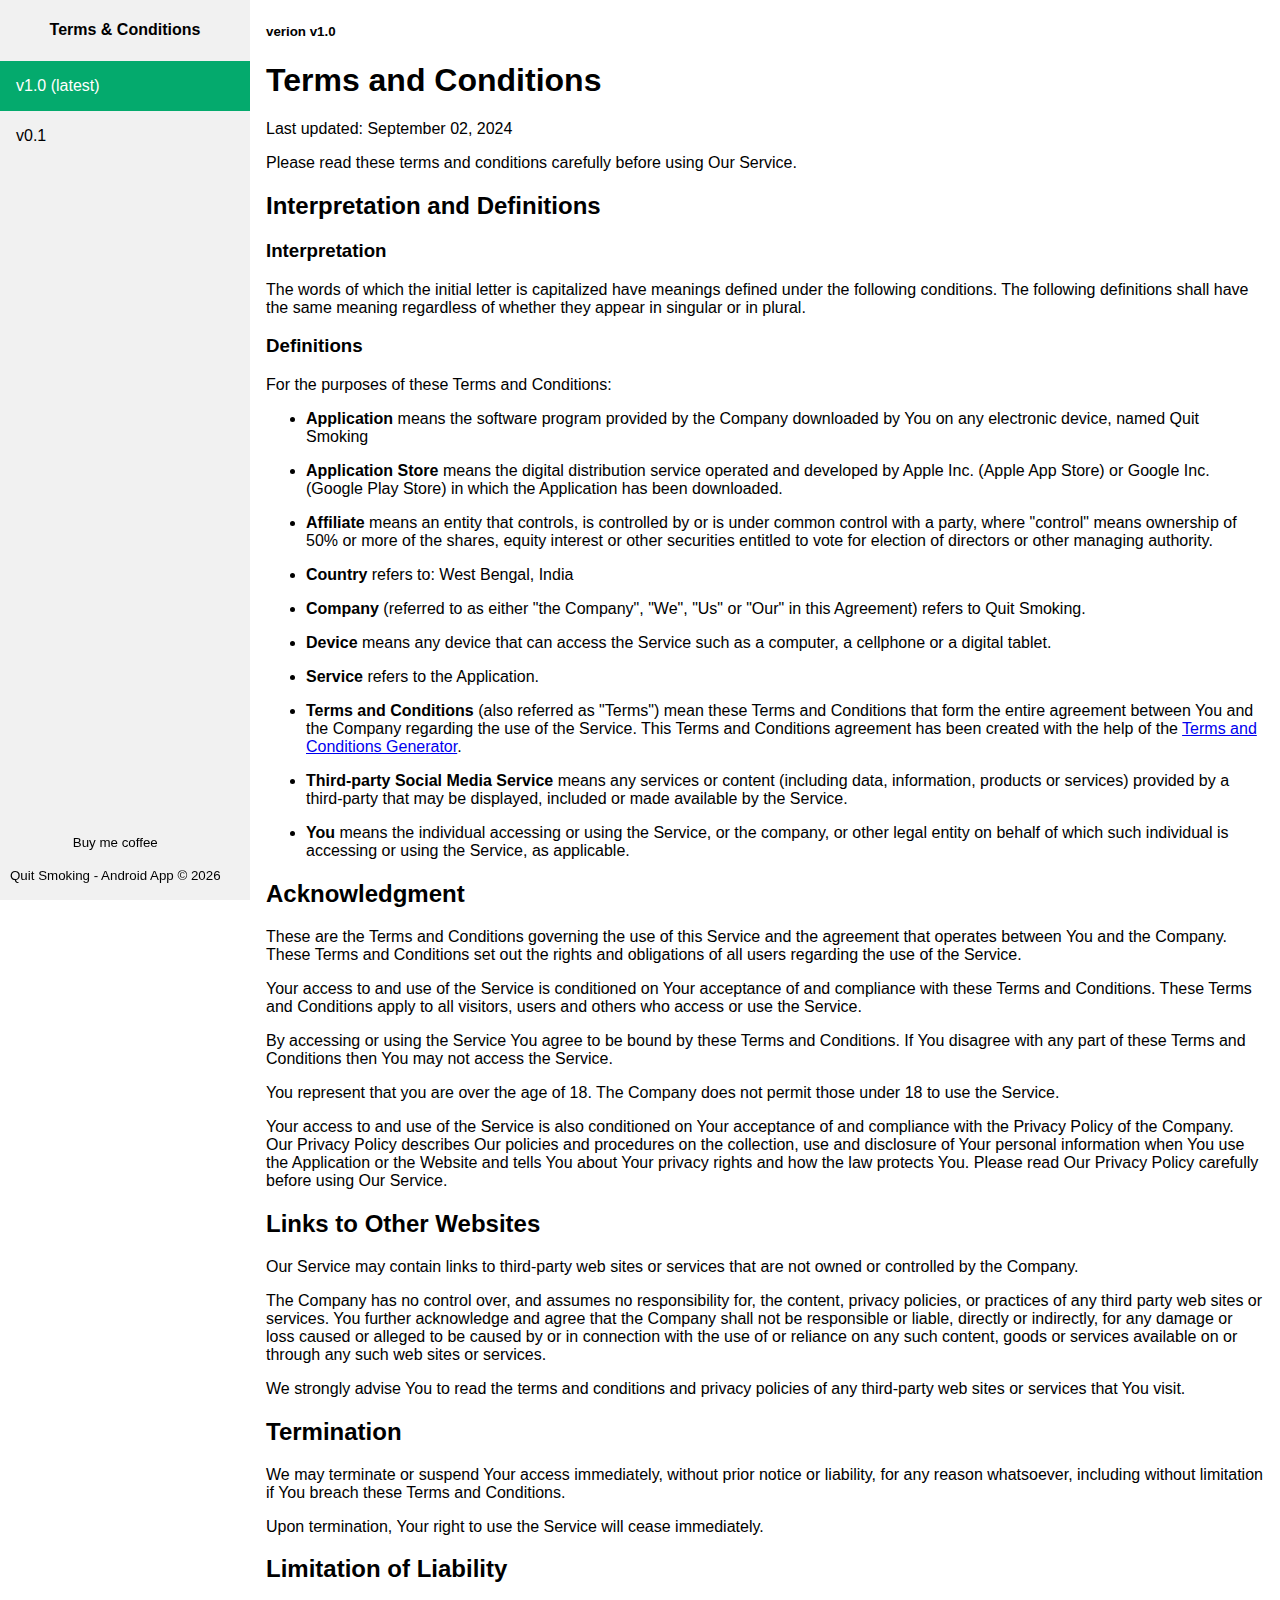
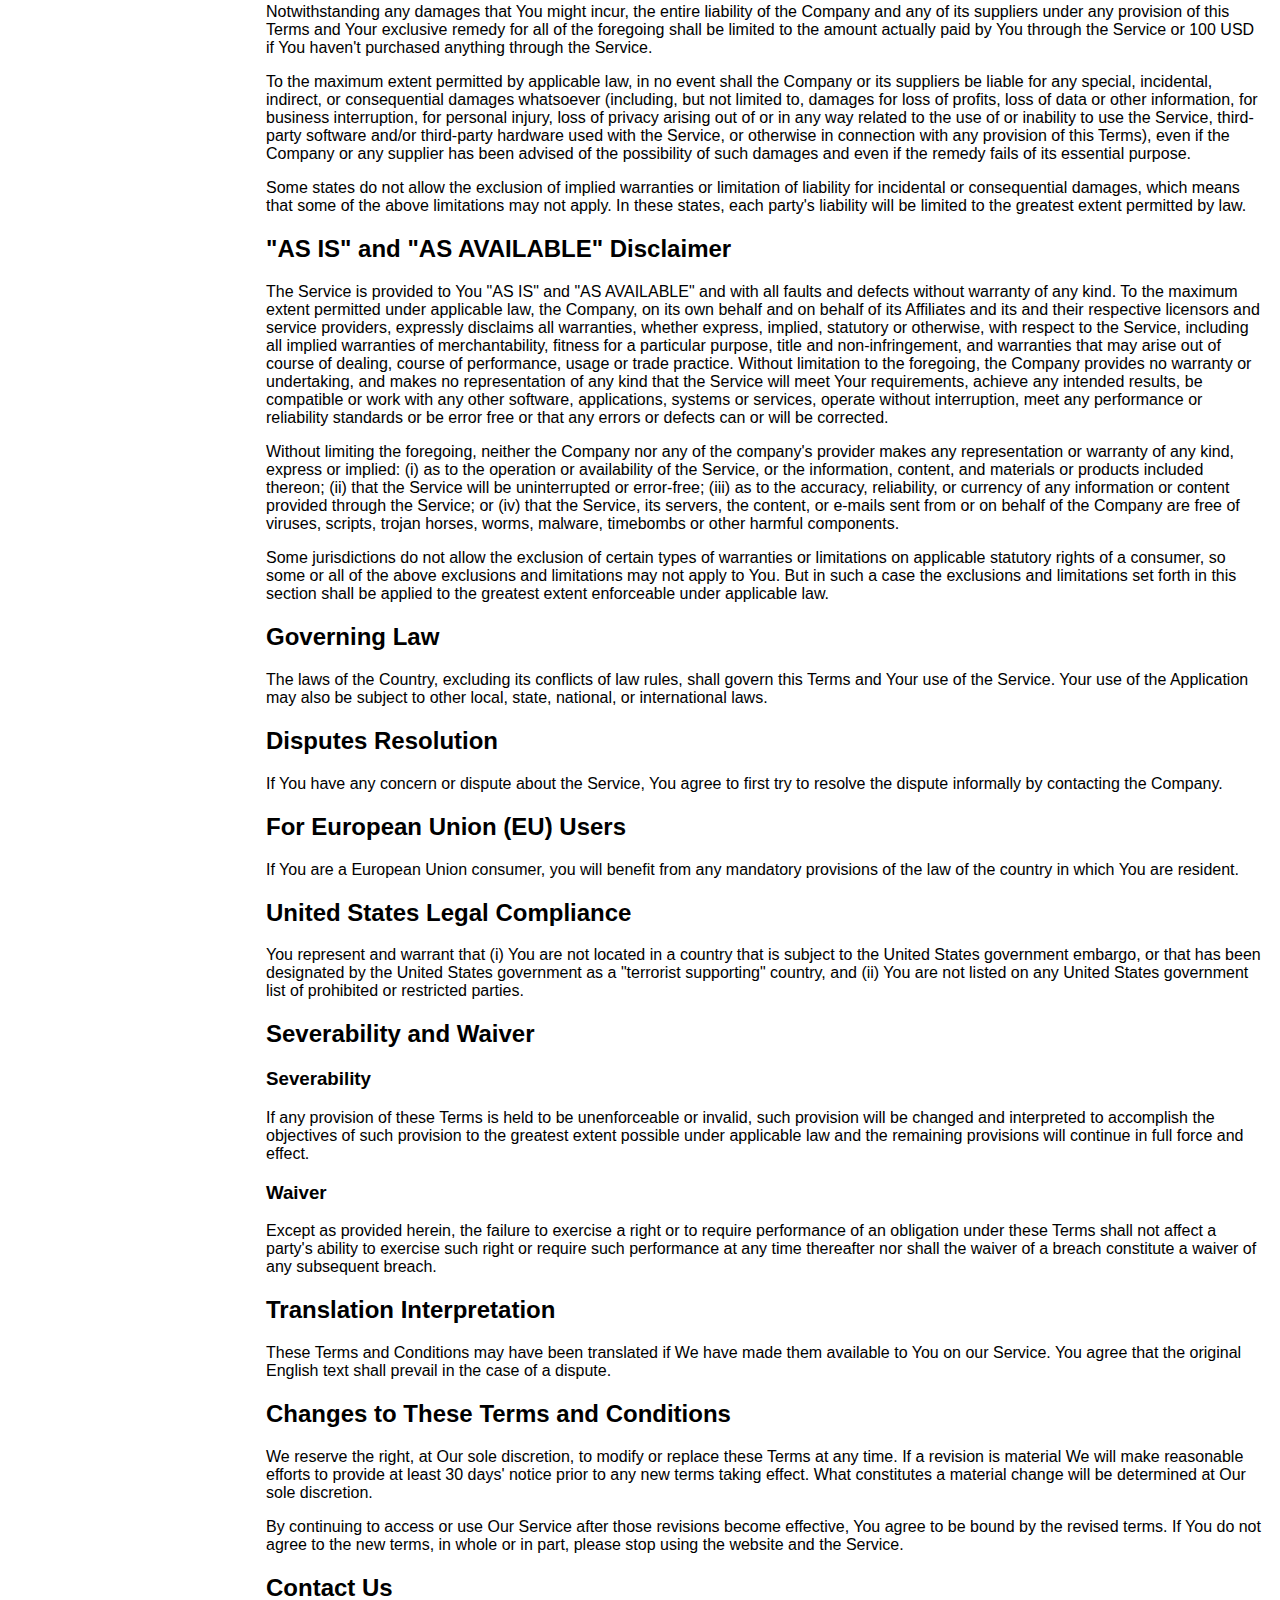
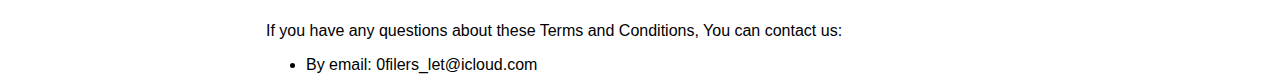
<file: smoking/terms.html>
<!DOCTYPE html>
<html lang="en">

<head>
    <title></title>
    <meta charset="utf-8">
    <meta name="viewport" content="width=device-width, initial-scale=1">
    <link rel="icon" type="image/x-icon" href="assets/ic_logo-playstore.png">
    <link rel="stylesheet" href="assets/style.css">
</head>

<body>

    <div class="sidebar">
        <h4 style="text-align: center;" id="page-name"></h4>
        <div id="versionList"></div>
        <p class="footer"><small class="donation" id="donation"></small><small id="page-copyright-text"></small></p>
    </div>

    <div class="content">
        <h4><small id="page-version-name"></small></h4>

        <!-- content ++ -->


        <h1>Terms and Conditions</h1>
        <p>Last updated: September 02, 2024</p>
        <p>Please read these terms and conditions carefully before using Our Service.</p>
        <h2>Interpretation and Definitions</h2>
        <h3>Interpretation</h3>
        <p>The words of which the initial letter is capitalized have meanings defined under the following
            conditions. The following definitions shall have the same meaning regardless of whether they appear
            in singular or in plural.</p>
        <h3>Definitions</h3>
        <p>For the purposes of these Terms and Conditions:</p>
        <ul>
            <li>
                <p><strong>Application</strong> means the software program provided by the Company downloaded by
                    You on any electronic device, named Quit Smoking</p>
            </li>
            <li>
                <p><strong>Application Store</strong> means the digital distribution service operated and
                    developed by Apple Inc. (Apple App Store) or Google Inc. (Google Play Store) in which the
                    Application has been downloaded.</p>
            </li>
            <li>
                <p><strong>Affiliate</strong> means an entity that controls, is controlled by or is under common
                    control with a party, where &quot;control&quot; means ownership of 50% or more of the
                    shares, equity interest or other securities entitled to vote for election of directors or
                    other managing authority.</p>
            </li>
            <li>
                <p><strong>Country</strong> refers to: West Bengal, India</p>
            </li>
            <li>
                <p><strong>Company</strong> (referred to as either &quot;the Company&quot;, &quot;We&quot;,
                    &quot;Us&quot; or &quot;Our&quot; in this Agreement) refers to Quit Smoking.</p>
            </li>
            <li>
                <p><strong>Device</strong> means any device that can access the Service such as a computer, a
                    cellphone or a digital tablet.</p>
            </li>
            <li>
                <p><strong>Service</strong> refers to the Application.</p>
            </li>
            <li>
                <p><strong>Terms and Conditions</strong> (also referred as &quot;Terms&quot;) mean these Terms
                    and Conditions that form the entire agreement between You and the Company regarding the use
                    of the Service. This Terms and Conditions agreement has been created with the help of the <a
                        href="https://www.termsfeed.com/terms-conditions-generator/" target="_blank">Terms and
                        Conditions Generator</a>.</p>
            </li>
            <li>
                <p><strong>Third-party Social Media Service</strong> means any services or content (including
                    data, information, products or services) provided by a third-party that may be displayed,
                    included or made available by the Service.</p>
            </li>
            <li>
                <p><strong>You</strong> means the individual accessing or using the Service, or the company, or
                    other legal entity on behalf of which such individual is accessing or using the Service, as
                    applicable.</p>
            </li>
        </ul>
        <h2>Acknowledgment</h2>
        <p>These are the Terms and Conditions governing the use of this Service and the agreement that operates
            between You and the Company. These Terms and Conditions set out the rights and obligations of all
            users regarding the use of the Service.</p>
        <p>Your access to and use of the Service is conditioned on Your acceptance of and compliance with these
            Terms and Conditions. These Terms and Conditions apply to all visitors, users and others who access
            or use the Service.</p>
        <p>By accessing or using the Service You agree to be bound by these Terms and Conditions. If You
            disagree with any part of these Terms and Conditions then You may not access the Service.</p>
        <p>You represent that you are over the age of 18. The Company does not permit those under 18 to use the
            Service.</p>
        <p>Your access to and use of the Service is also conditioned on Your acceptance of and compliance with
            the Privacy Policy of the Company. Our Privacy Policy describes Our policies and procedures on the
            collection, use and disclosure of Your personal information when You use the Application or the
            Website and tells You about Your privacy rights and how the law protects You. Please read Our
            Privacy Policy carefully before using Our Service.</p>
        <h2>Links to Other Websites</h2>
        <p>Our Service may contain links to third-party web sites or services that are not owned or controlled
            by the Company.</p>
        <p>The Company has no control over, and assumes no responsibility for, the content, privacy policies, or
            practices of any third party web sites or services. You further acknowledge and agree that the
            Company shall not be responsible or liable, directly or indirectly, for any damage or loss caused or
            alleged to be caused by or in connection with the use of or reliance on any such content, goods or
            services available on or through any such web sites or services.</p>
        <p>We strongly advise You to read the terms and conditions and privacy policies of any third-party web
            sites or services that You visit.</p>
        <h2>Termination</h2>
        <p>We may terminate or suspend Your access immediately, without prior notice or liability, for any
            reason whatsoever, including without limitation if You breach these Terms and Conditions.</p>
        <p>Upon termination, Your right to use the Service will cease immediately.</p>
        <h2>Limitation of Liability</h2>
        <p>Notwithstanding any damages that You might incur, the entire liability of the Company and any of its
            suppliers under any provision of this Terms and Your exclusive remedy for all of the foregoing shall
            be limited to the amount actually paid by You through the Service or 100 USD if You haven't
            purchased anything through the Service.</p>
        <p>To the maximum extent permitted by applicable law, in no event shall the Company or its suppliers be
            liable for any special, incidental, indirect, or consequential damages whatsoever (including, but
            not limited to, damages for loss of profits, loss of data or other information, for business
            interruption, for personal injury, loss of privacy arising out of or in any way related to the use
            of or inability to use the Service, third-party software and/or third-party hardware used with the
            Service, or otherwise in connection with any provision of this Terms), even if the Company or any
            supplier has been advised of the possibility of such damages and even if the remedy fails of its
            essential purpose.</p>
        <p>Some states do not allow the exclusion of implied warranties or limitation of liability for
            incidental or consequential damages, which means that some of the above limitations may not apply.
            In these states, each party's liability will be limited to the greatest extent permitted by law.</p>
        <h2>&quot;AS IS&quot; and &quot;AS AVAILABLE&quot; Disclaimer</h2>
        <p>The Service is provided to You &quot;AS IS&quot; and &quot;AS AVAILABLE&quot; and with all faults and
            defects without warranty of any kind. To the maximum extent permitted under applicable law, the
            Company, on its own behalf and on behalf of its Affiliates and its and their respective licensors
            and service providers, expressly disclaims all warranties, whether express, implied, statutory or
            otherwise, with respect to the Service, including all implied warranties of merchantability, fitness
            for a particular purpose, title and non-infringement, and warranties that may arise out of course of
            dealing, course of performance, usage or trade practice. Without limitation to the foregoing, the
            Company provides no warranty or undertaking, and makes no representation of any kind that the
            Service will meet Your requirements, achieve any intended results, be compatible or work with any
            other software, applications, systems or services, operate without interruption, meet any
            performance or reliability standards or be error free or that any errors or defects can or will be
            corrected.</p>
        <p>Without limiting the foregoing, neither the Company nor any of the company's provider makes any
            representation or warranty of any kind, express or implied: (i) as to the operation or availability
            of the Service, or the information, content, and materials or products included thereon; (ii) that
            the Service will be uninterrupted or error-free; (iii) as to the accuracy, reliability, or currency
            of any information or content provided through the Service; or (iv) that the Service, its servers,
            the content, or e-mails sent from or on behalf of the Company are free of viruses, scripts, trojan
            horses, worms, malware, timebombs or other harmful components.</p>
        <p>Some jurisdictions do not allow the exclusion of certain types of warranties or limitations on
            applicable statutory rights of a consumer, so some or all of the above exclusions and limitations
            may not apply to You. But in such a case the exclusions and limitations set forth in this section
            shall be applied to the greatest extent enforceable under applicable law.</p>
        <h2>Governing Law</h2>
        <p>The laws of the Country, excluding its conflicts of law rules, shall govern this Terms and Your use
            of the Service. Your use of the Application may also be subject to other local, state, national, or
            international laws.</p>
        <h2>Disputes Resolution</h2>
        <p>If You have any concern or dispute about the Service, You agree to first try to resolve the dispute
            informally by contacting the Company.</p>
        <h2>For European Union (EU) Users</h2>
        <p>If You are a European Union consumer, you will benefit from any mandatory provisions of the law of
            the country in which You are resident.</p>
        <h2>United States Legal Compliance</h2>
        <p>You represent and warrant that (i) You are not located in a country that is subject to the United
            States government embargo, or that has been designated by the United States government as a
            &quot;terrorist supporting&quot; country, and (ii) You are not listed on any United States
            government list of prohibited or restricted parties.</p>
        <h2>Severability and Waiver</h2>
        <h3>Severability</h3>
        <p>If any provision of these Terms is held to be unenforceable or invalid, such provision will be
            changed and interpreted to accomplish the objectives of such provision to the greatest extent
            possible under applicable law and the remaining provisions will continue in full force and effect.
        </p>
        <h3>Waiver</h3>
        <p>Except as provided herein, the failure to exercise a right or to require performance of an obligation
            under these Terms shall not affect a party's ability to exercise such right or require such
            performance at any time thereafter nor shall the waiver of a breach constitute a waiver of any
            subsequent breach.</p>
        <h2>Translation Interpretation</h2>
        <p>These Terms and Conditions may have been translated if We have made them available to You on our
            Service.
            You agree that the original English text shall prevail in the case of a dispute.</p>
        <h2>Changes to These Terms and Conditions</h2>
        <p>We reserve the right, at Our sole discretion, to modify or replace these Terms at any time. If a
            revision is material We will make reasonable efforts to provide at least 30 days' notice prior to
            any new terms taking effect. What constitutes a material change will be determined at Our sole
            discretion.</p>
        <p>By continuing to access or use Our Service after those revisions become effective, You agree to be
            bound by the revised terms. If You do not agree to the new terms, in whole or in part, please stop
            using the website and the Service.</p>
        <h2>Contact Us</h2>
        <p>If you have any questions about these Terms and Conditions, You can contact us:</p>
        <ul>
            <li>By email: 0filers_let@icloud.com</li>
        </ul>


        <!-- content -- -->

    </div>

    <script src="assets/main.js"></script>

    <script>
        let pageTitle = 'Quit Smoking - Android App';
        let pageName = 'Terms & Conditions';
        let thisPolicyCreationURL = '2024';
        let isLatest = true;
        let selfVersion = 'v1.0';
        let fileName = 'terms';

        const pageJS = new LoadJs(pageTitle, pageName, thisPolicyCreationURL, isLatest, selfVersion, fileName);
        pageJS.load();
    </script>
</body>

</html>
</file>
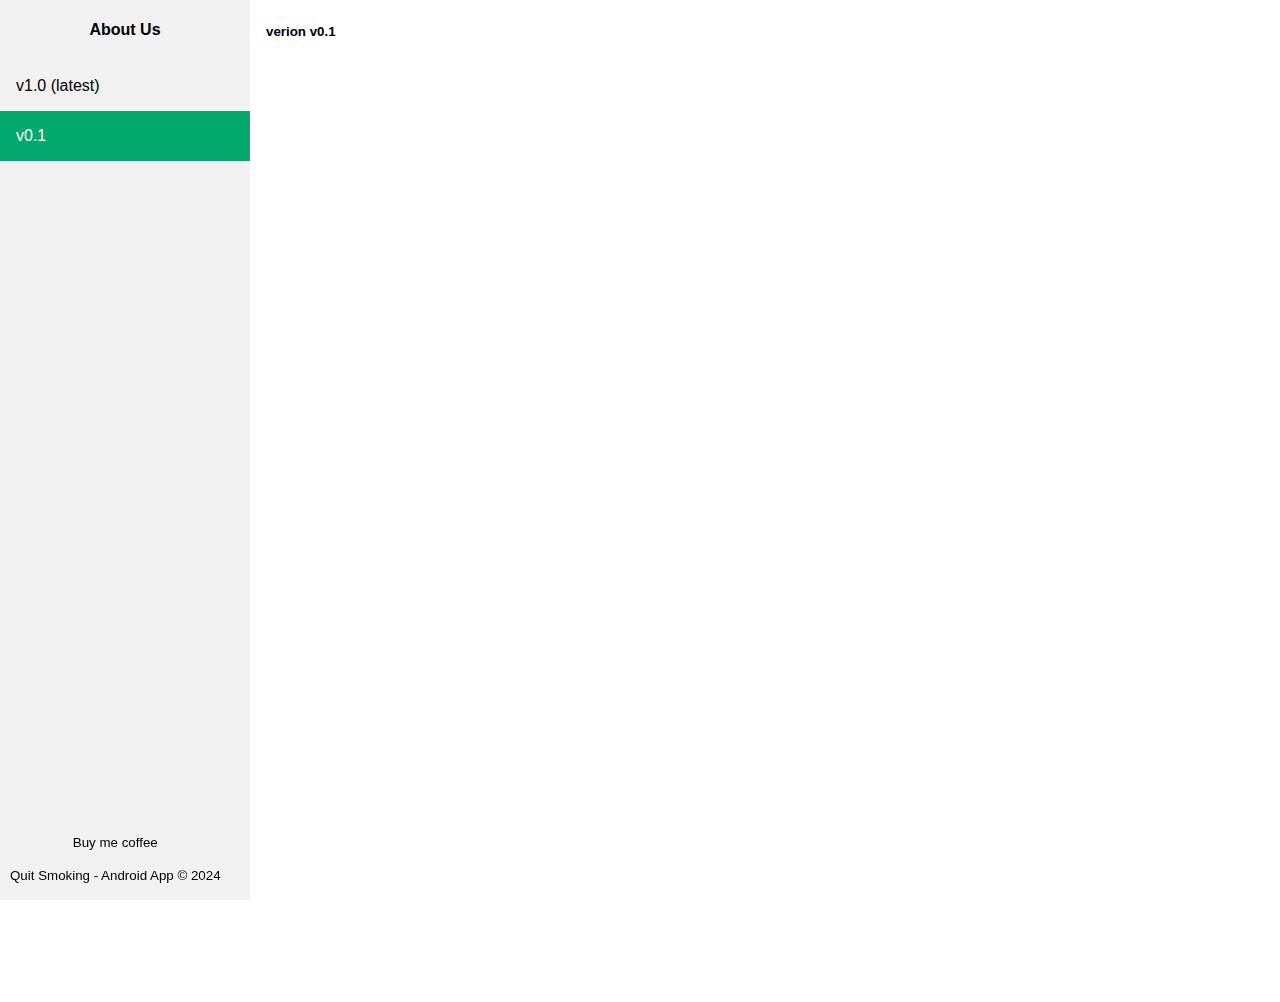
<file: smoking/url/about/version/v-0-1/about.html>
<!DOCTYPE html>
<html lang="en">

<head>
    <title></title>
    <meta charset="utf-8">
    <meta name="viewport" content="width=device-width, initial-scale=1">
    <link rel="icon" type="image/x-icon" href="../../../../assets/ic_logo-playstore.png">
    <link rel="stylesheet" href="../../../../assets/style.css">
</head>

<body>

    <div class="sidebar">
        <h4 style="text-align: center;" id="page-name"></h4>
        <div id="versionList"></div>
        <p class="footer"><small class="donation" id="donation"></small><small id="page-copyright-text"></small></p>
    </div>

    <div class="content">
        <h4><small id="page-version-name"></small></h4>

        <!-- content ++ -->
 

        <!-- content -- -->

    </div>

    <script src="../../../../assets/main.js"></script>

    <script>
        let pageTitle = 'Quit Smoking - Android App';
        let pageName = 'About Us';
        let thisPolicyCreationURL = '2024';
        let isLatest = false;
        let selfVersion = 'v0.1';
        let fileName = 'about';

        const pageJS = new LoadJs(pageTitle, pageName, thisPolicyCreationURL, isLatest, selfVersion, fileName);
        pageJS.load();
    </script>
</body>

</html>
</file>
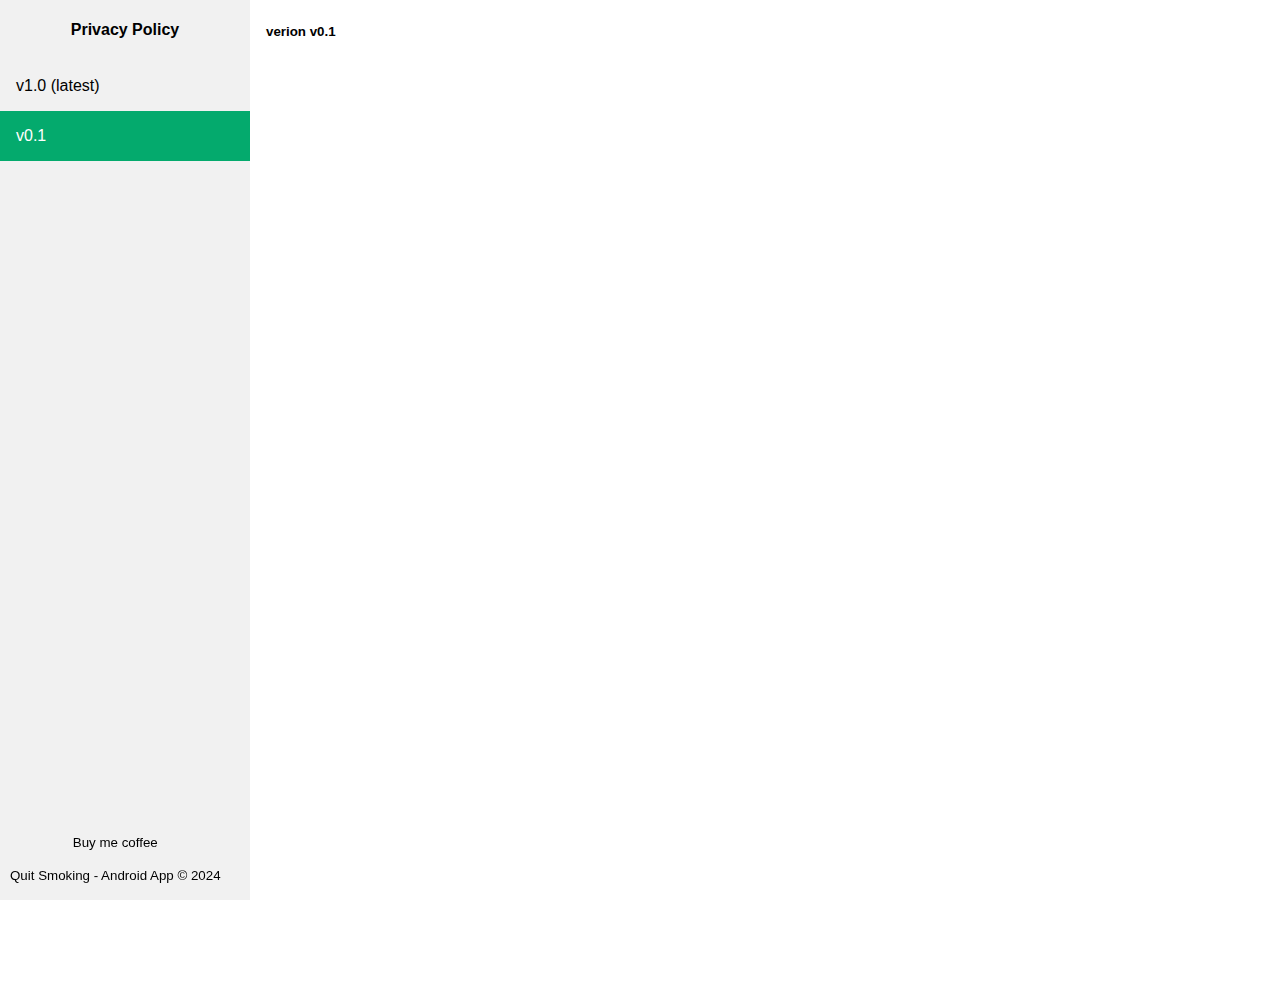
<file: smoking/url/policy/version/v-0-1/policy.html>
<!DOCTYPE html>
<html lang="en">

<head>
    <title></title>
    <meta charset="utf-8">
    <meta name="viewport" content="width=device-width, initial-scale=1">
    <link rel="icon" type="image/x-icon" href="../../../../assets/ic_logo-playstore.png">
    <link rel="stylesheet" href="../../../../assets/style.css">
</head>

<body>

    <div class="sidebar">
        <h4 style="text-align: center;" id="page-name"></h4>
        <div id="versionList"></div>
        <p class="footer"><small class="donation" id="donation"></small><small id="page-copyright-text"></small></p>
    </div>

    <div class="content">
        <h4><small id="page-version-name"></small></h4>

        <!-- content ++ -->
 

        <!-- content -- -->

    </div>

    <script src="../../../../assets/main.js"></script>

    <script>
        let pageTitle = 'Quit Smoking - Android App';
        let pageName = 'Privacy Policy';
        let thisPolicyCreationURL = '2024';
        let isLatest = false;
        let selfVersion = 'v0.1';
        let fileName = 'policy';

        const pageJS = new LoadJs(pageTitle, pageName, thisPolicyCreationURL, isLatest, selfVersion, fileName);
        pageJS.load();
    </script>
</body>

</html>
</file>
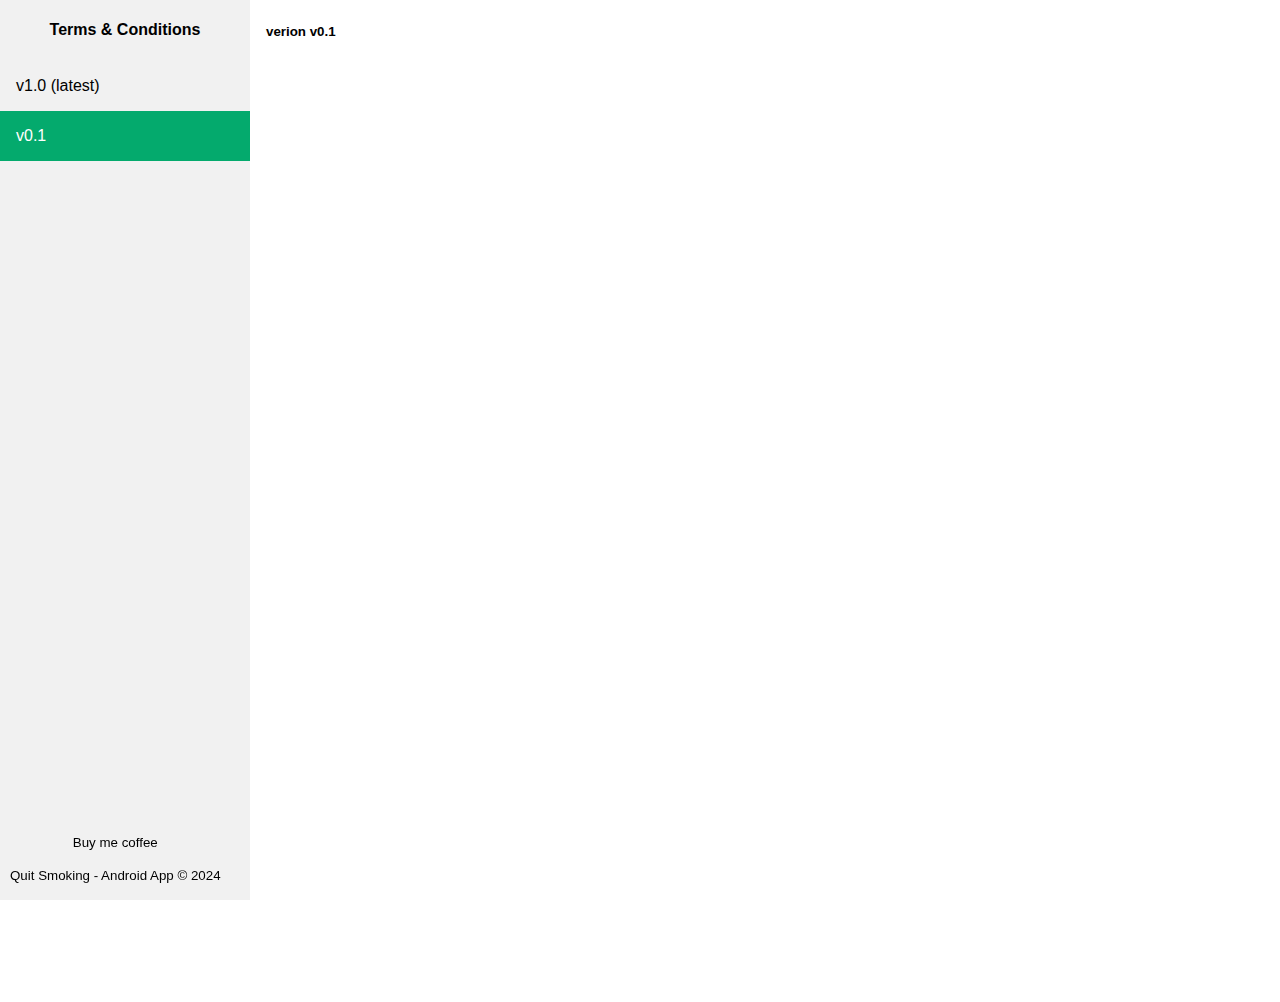
<file: smoking/url/terms/version/v-0-1/terms.html>
<!DOCTYPE html>
<html lang="en">

<head>
    <title></title>
    <meta charset="utf-8">
    <meta name="viewport" content="width=device-width, initial-scale=1">
    <link rel="icon" type="image/x-icon" href="../../../../assets/ic_logo-playstore.png">
    <link rel="stylesheet" href="../../../../assets/style.css">
</head>

<body>

    <div class="sidebar">
        <h4 style="text-align: center;" id="page-name"></h4>
        <div id="versionList"></div>
        <p class="footer"><small class="donation" id="donation"></small><small id="page-copyright-text"></small></p>
    </div>

    <div class="content">
        <h4><small id="page-version-name"></small></h4>

        <!-- content ++ -->
 

        <!-- content -- -->

    </div>

    <script src="../../../../assets/main.js"></script>

    <script>
        let pageTitle = 'Quit Smoking - Android App';
        let pageName = 'Terms & Conditions';
        let thisPolicyCreationURL = '2024';
        let isLatest = false;
        let selfVersion = 'v0.1';
        let fileName = 'terms';

        const pageJS = new LoadJs(pageTitle, pageName, thisPolicyCreationURL, isLatest, selfVersion, fileName);
        pageJS.load();
    </script>
</body>

</html>
</file>
<file: smoking/assets/style.css>
body {
    margin: 0;
    font-family: "Lato", sans-serif;
}

.sidebar {
    margin: 0;
    padding: 0;
    width: 250px;
    background-color: #f1f1f1;
    position: fixed;
    height: 100%;
    overflow: auto;
}

.sidebar a {
    display: block;
    color: black;
    padding: 16px;
    text-decoration: none;
}

.sidebar a.active {
    background-color: #04AA6D;
    color: white;
}

.sidebar a:hover:not(.active) {
    background-color: #555;
    color: white;
}

div.content {
    margin-left: 250px;
    padding: 1px 16px;
    height: 1000px;
}

@media screen and (max-width: 700px) {
    /* .sidebar {
        width: 100%;
        height: auto;
        position: relative;
    }

    .sidebar a {
        float: left;
    }

    div.content {
        margin-left: 0;
    } */
    .sidebar {
        display: none;
    }

    div.content {
        margin-left: 0;
    }
}

@media screen and (max-width: 400px) {
    .sidebar a {
        text-align: center;
        float: none;
    }
}

.footer {
    position: fixed;
    left: 10px;
    bottom: 0;
}
</file>
